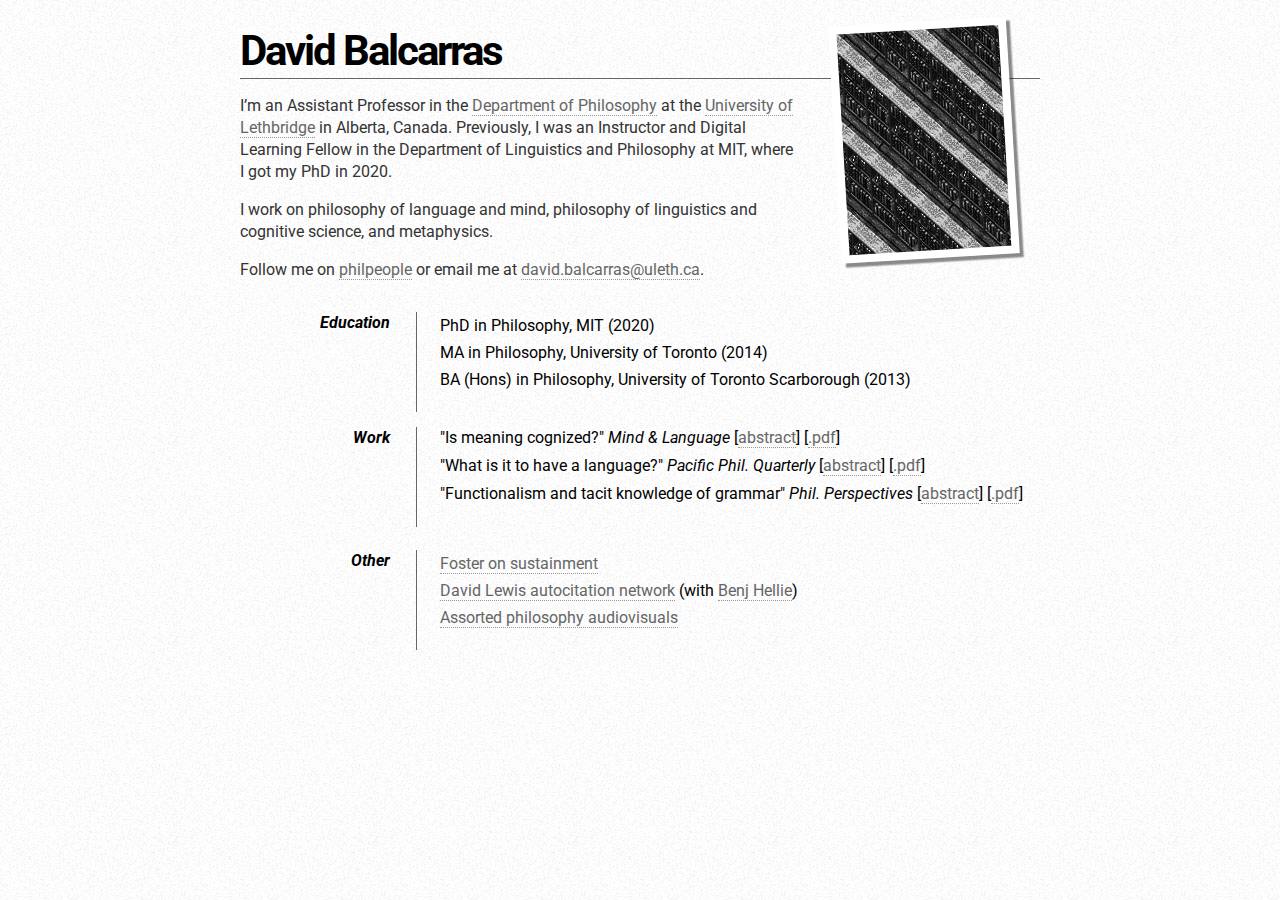
<file: index.html>
<!DOCTYPE html>
<html>
<head>
    <meta charset="utf-8" />
    <meta name="description" content="Personal academic website for David Balcarras, Assistant Professor of Philosophy at the University of Lethbridge, works on philosophy of language and mind and metaphysics.">
    <title>David Balcarras</title>
	<link rel="stylesheet" href="style1.css">
</head>

<body>
<div id="page-wrap">
<img src="images/cthulu.png" alt="The Self" id="pic" />
<div id="contact-info" class="vcard">
<h1 class="fn">David Balcarras</h1>
</div>
	<div id="objective">
		<p>I&rsquo;m an Assistant Professor in the <a href="https://www.ulethbridge.ca/artsci/philosophy">Department of Philosophy</a> at the <a href="https://www.ulethbridge.ca/">University of Lethbridge</a> in Alberta, Canada. Previously, I was an Instructor and Digital Learning Fellow in the Department of Linguistics and Philosophy at MIT, where I got my PhD in 2020.</p>
		<p>I work on philosophy of language and mind, philosophy of linguistics and cognitive science, and metaphysics.</p>
		<p>Follow me on <a href="http://philpapers.org/profile/26567">philpeople</a> or email me at <a class="email" href="mailto:david.balcarras@uleth.ca">david.balcarras@uleth.ca</a>.</p>
	</div>

<div class="clear"></div>

<dl>

<dd class="clear"></dd>

<dt>Education</dt>
<dd>
		<p class="list">PhD in Philosophy, MIT (2020)<br />
		MA in Philosophy, University of Toronto (2014)<br />
		BA (Hons) in Philosophy, University of Toronto Scarborough (2013)</p>
</dd>

<dd class="clear"></dd>

<dt>Work</dt>
	<dd class="papers">
			<div class="pubs">
			<p>"Is meaning cognized?" <i>Mind &amp; Language</i> [<a href="#" onclick="toggleAbstract('abstract1')"; return false;>abstract</a>] [<a href="https://onlinelibrary.wiley.com/doi/pdfdirect/10.1111/mila.12452?download=true">.pdf</a>]</p>
				<div class="abstract" id="abstract1"> In this article, I defend an account of linguistic comprehension on which meaning is not cognized, or on which we do not tacitly know our language's semantics. On this view, sentence comprehension is explained instead by our capacity to translate sentences into the language of thought. I explain how this view can explain our capacity to correctly interpret novel utterances, and then I defend it against several standing objections.</div>
			<p>"What is it to have a language?" <i>Pacific Phil. Quarterly</i> [<a href="#" onclick="toggleAbstract('abstract2')"; return false;>abstract</a>] [<a href="https://onlinelibrary.wiley.com/doi/pdfdirect/10.1111/papq.12446?download=true">.pdf</a>]</p>
				<div class="abstract" id="abstract2"> This article defends the view that having a language just is knowing how to engage in communication with it. It also argues that, despite claims to the contrary, this view is compatible and complementary with the Chomskyan conception of language on which humans have languages in virtue of being in brain states realizing tacit knowledge of grammars for those languages.</div>
			<p>"Functionalism and tacit knowledge of grammar" <i>Phil. Perspectives</i> [<a href="#" onclick="toggleAbstract('abstract3')"; return false;>abstract</a>] [<a href="https://onlinelibrary.wiley.com/doi/pdfdirect/10.1111/phpe.12179?download=true">.pdf</a>]</p>
				<div class="abstract" id="abstract3"> In this article, I argue that if tacit knowledge of grammar is analyzable in functional-computational terms, then it cannot ground linguistic meaning, structure, or sound. If to know or cognize a grammar is to be in a certain computational state playing a certain functional role, there can be no <i>unique</i> grammar cognized. Satisfying the functional conditions for cognizing a grammar <i>G</i> entails satisfying those for cognizing many grammars disagreeing with <i>G</i> about expressions' semantic, phonetic, and syntactic values. This threatens the Chomskyan view that expressions have such values for speakers because they cognize grammars assigning them those values. For if this is true, semantics, syntax, and phonology must be indeterminate, thanks to the indeterminacy of grammar-cognizing (qua functional-computational state). So, the fact that a speaker cognizes a grammar cannot explain the determinate character of their language.</div>
			</div>
	</dd>

<dd class="clear"></dd>

<dt>Other</dt>
	<dd class="papers">
		<p class="list"><a href="http://www.mit.edu/~balc/foster.pdf">Foster on sustainment</a><br />     
		<a href="http://individual.utoronto.ca/benj/dkl-ac-fd.html">David Lewis autocitation network</a> (with <a href="http://individual.utoronto.ca/benj/">Benj Hellie</a>)<br />
		<a href="https://www.youtube.com/channel/UC4Ub4r8h7auWF7Hud4z_C0w/videos">Assorted philosophy audiovisuals</a></p>
	</dd>
</dl>
<div class="clear"></div>
</div>
<script>
  function toggleAbstract(abstractId) {
    var abstract = document.getElementById(abstractId);
    if (abstract.style.maxHeight === "0px" || abstract.style.maxHeight === "") {
        abstract.style.display = "block";
        setTimeout(function() { 
            abstract.style.maxHeight = "600px";
            abstract.style.opacity = "1";
        }, 10);
    } else {
        abstract.style.maxHeight = "0px";
        abstract.style.opacity = "0";
        setTimeout(function() {
            abstract.style.display = "none";
        }, 1000); 
    }
    event.preventDefault();
  }
</script>
</body>
</html>
</file>
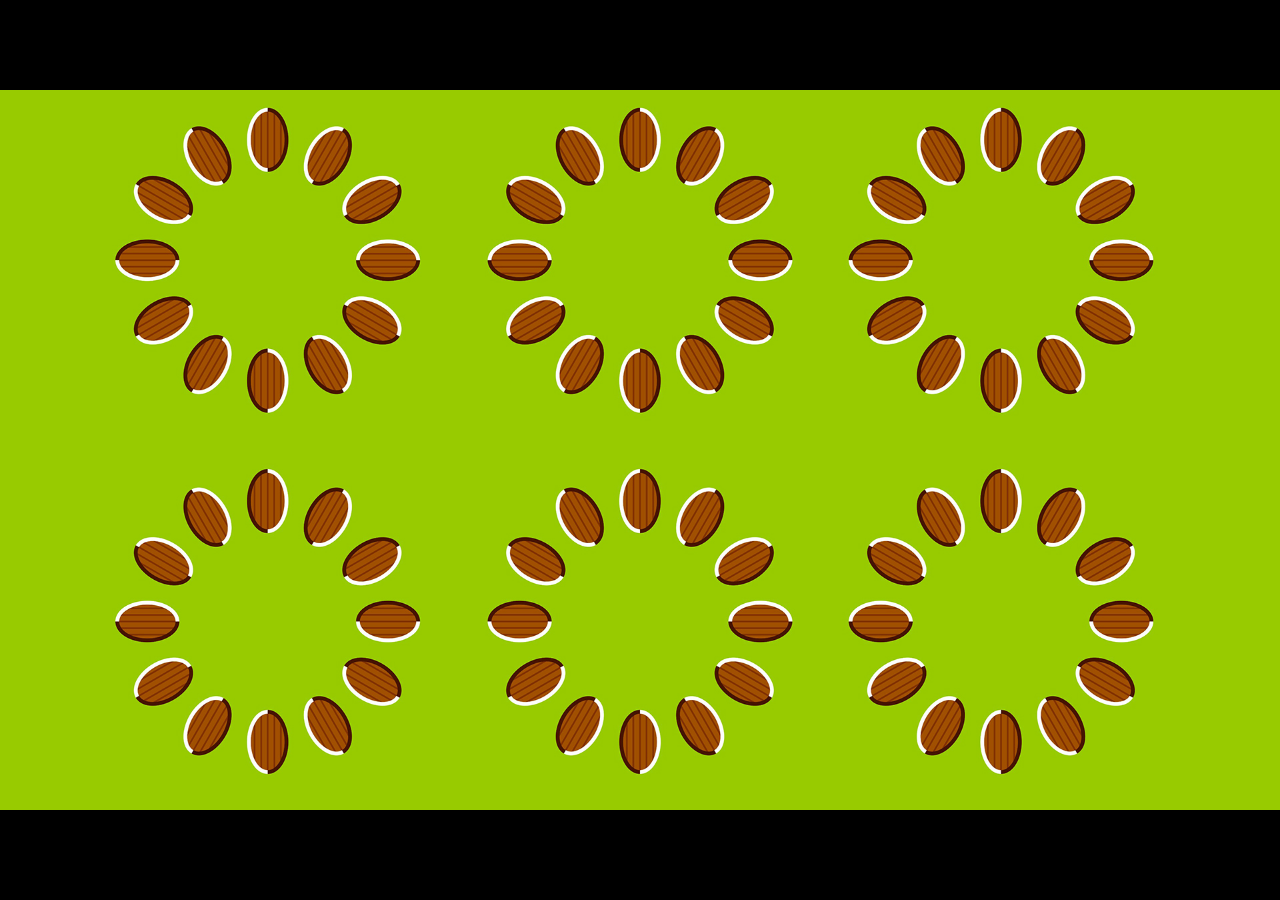
<file: almonds.html>
<!DOCTYPE html>
<html lang="en">
<head>
    <meta charset="UTF-8">
    <meta name="viewport" content="width=device-width, initial-scale=1.0">
    <title>Almonds</title>
    <style>
        body {
            background-color: black;
            margin: 0;
            height: 100vh;
            display: flex;
            align-items: center;
            justify-content: center;
        }
        img {
            max-width: 100%;
            max-height: 100%;
        }
    </style>
</head>
<body>
    <img src="images/almonds.jpg" alt="Circles of almonds">
</body>
</html>
</file>
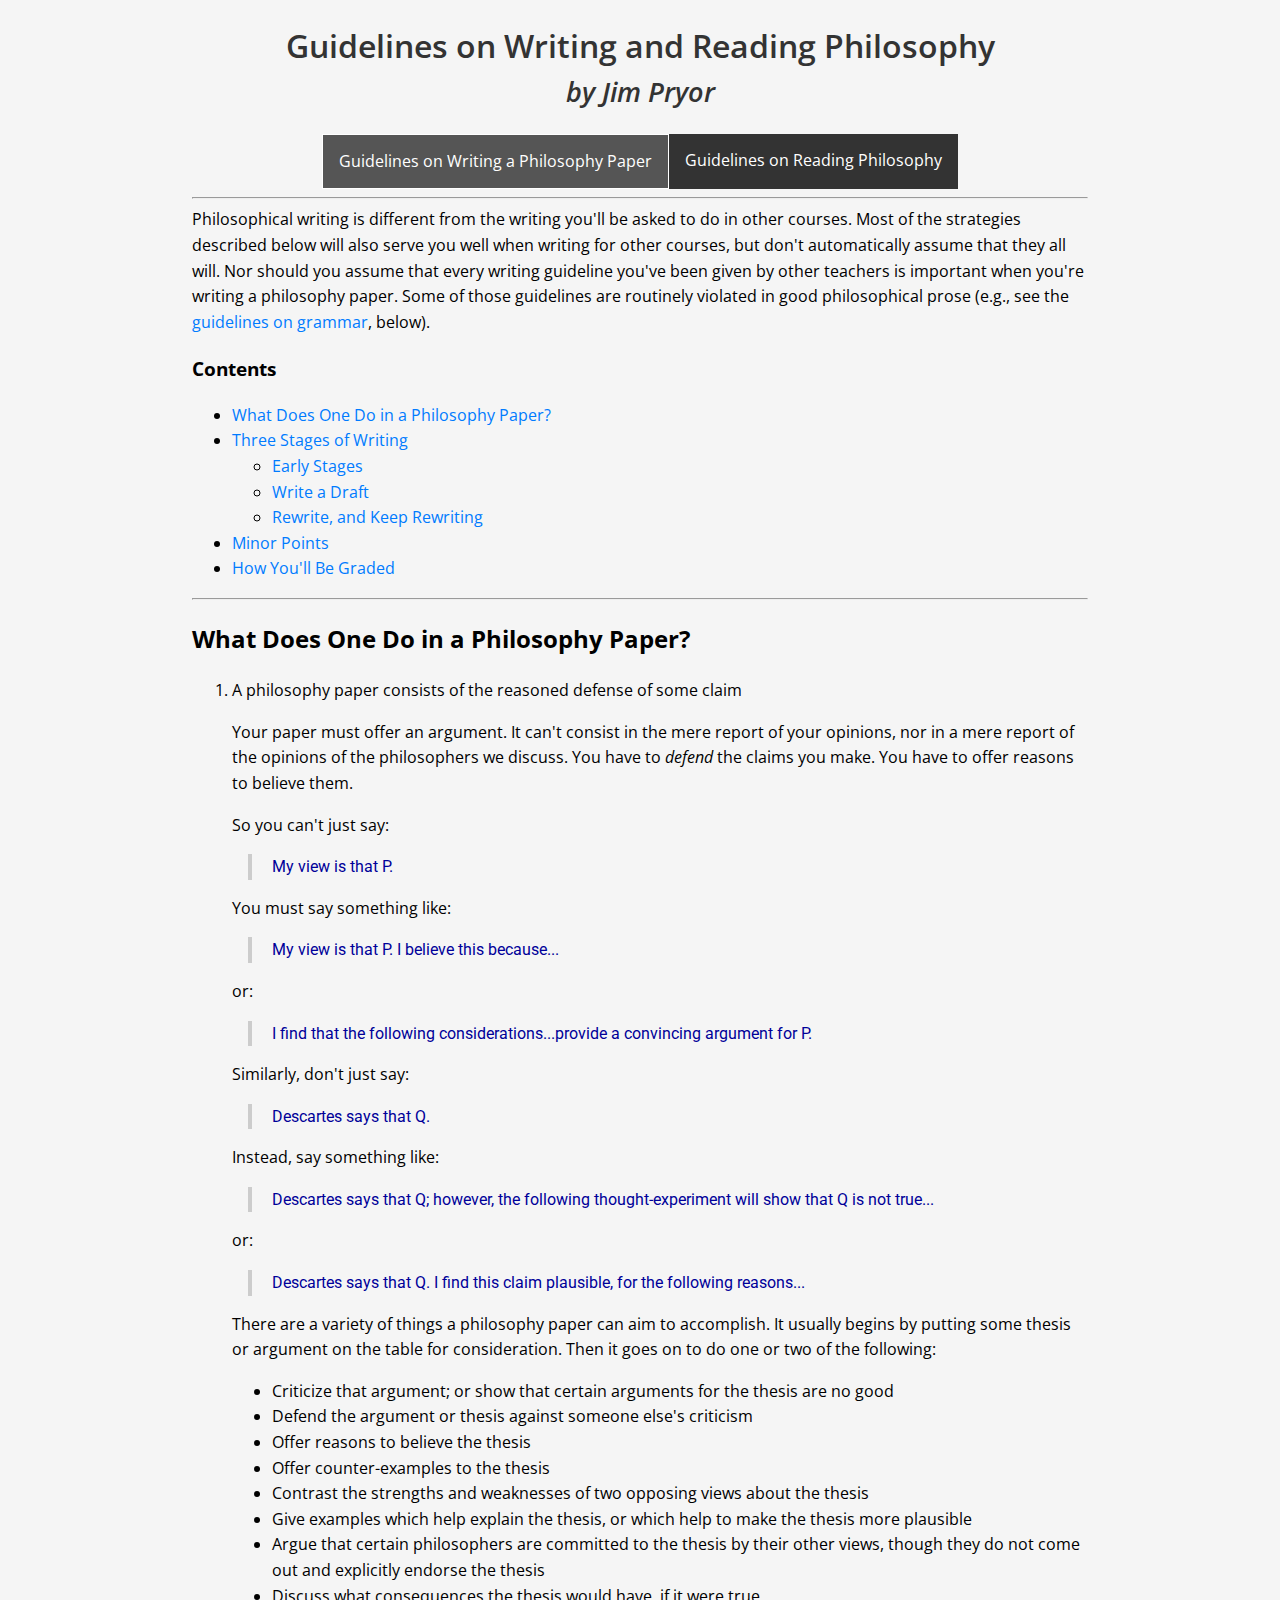
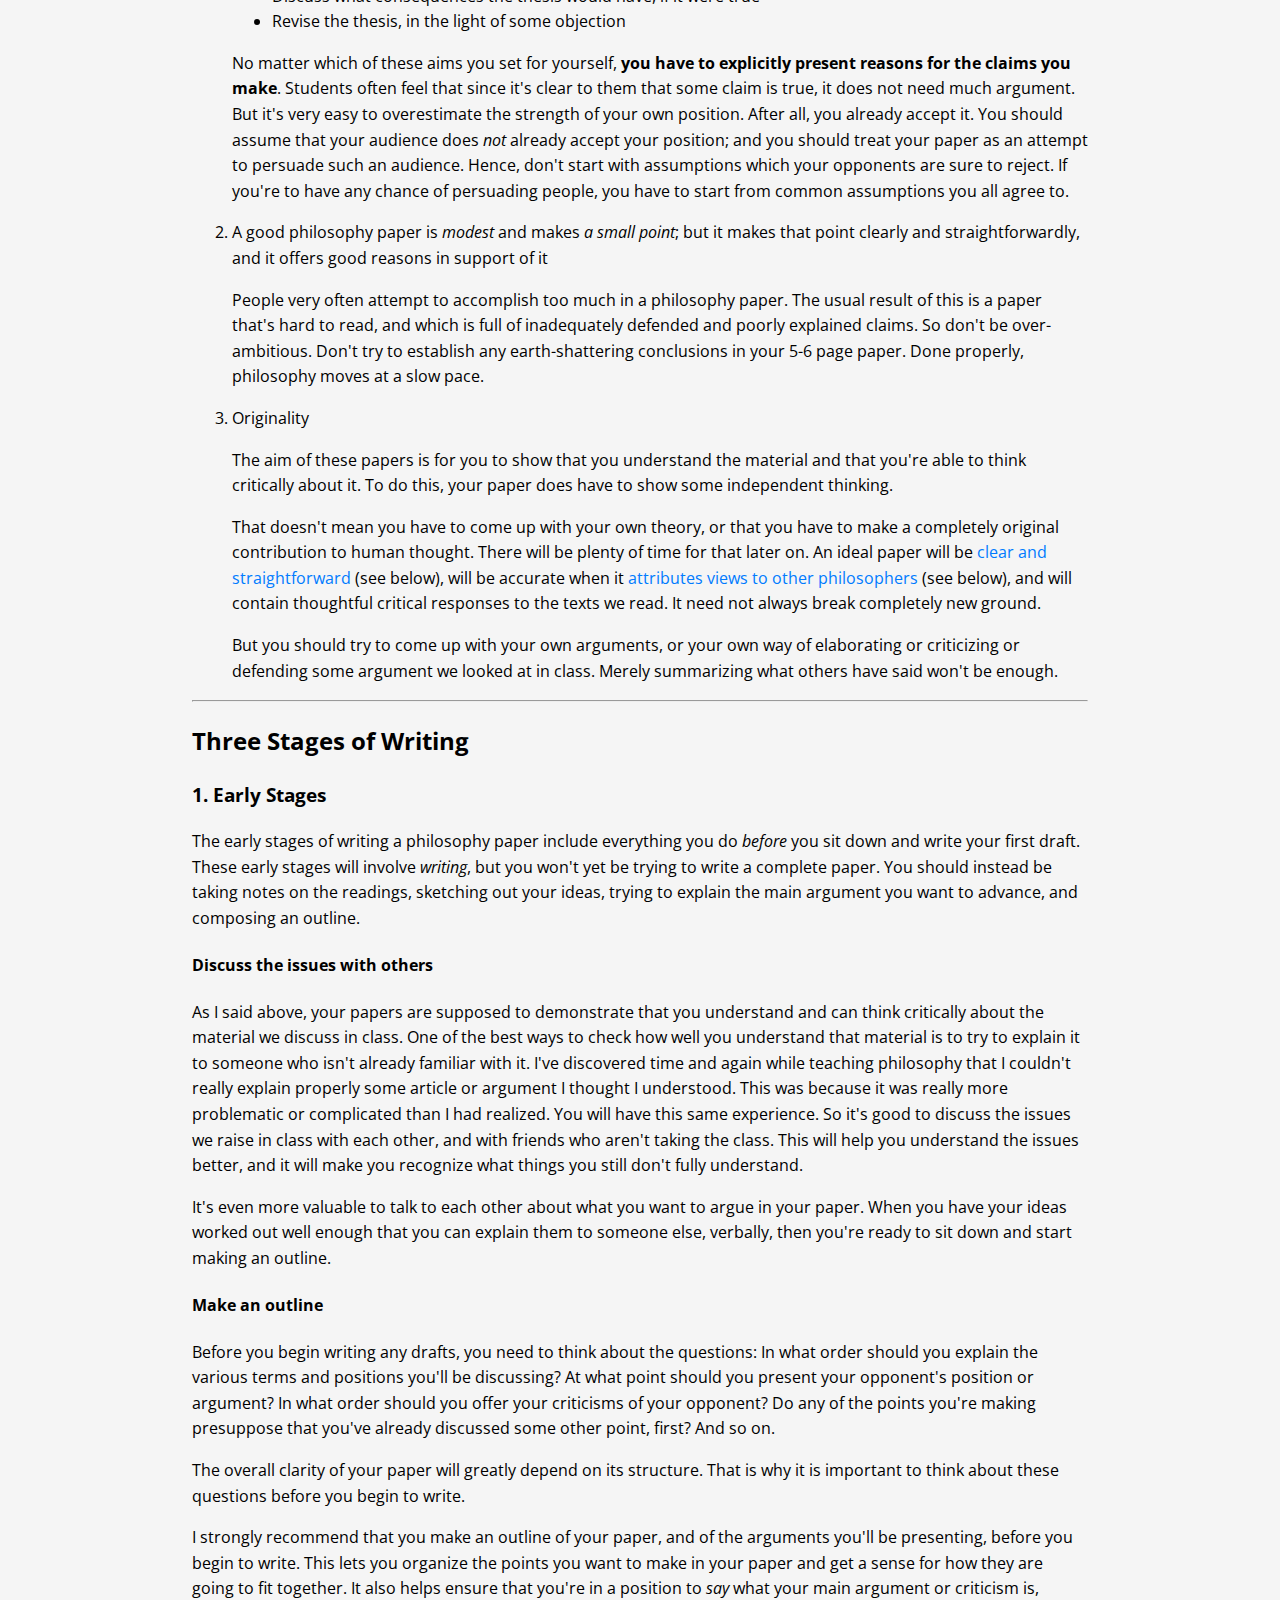
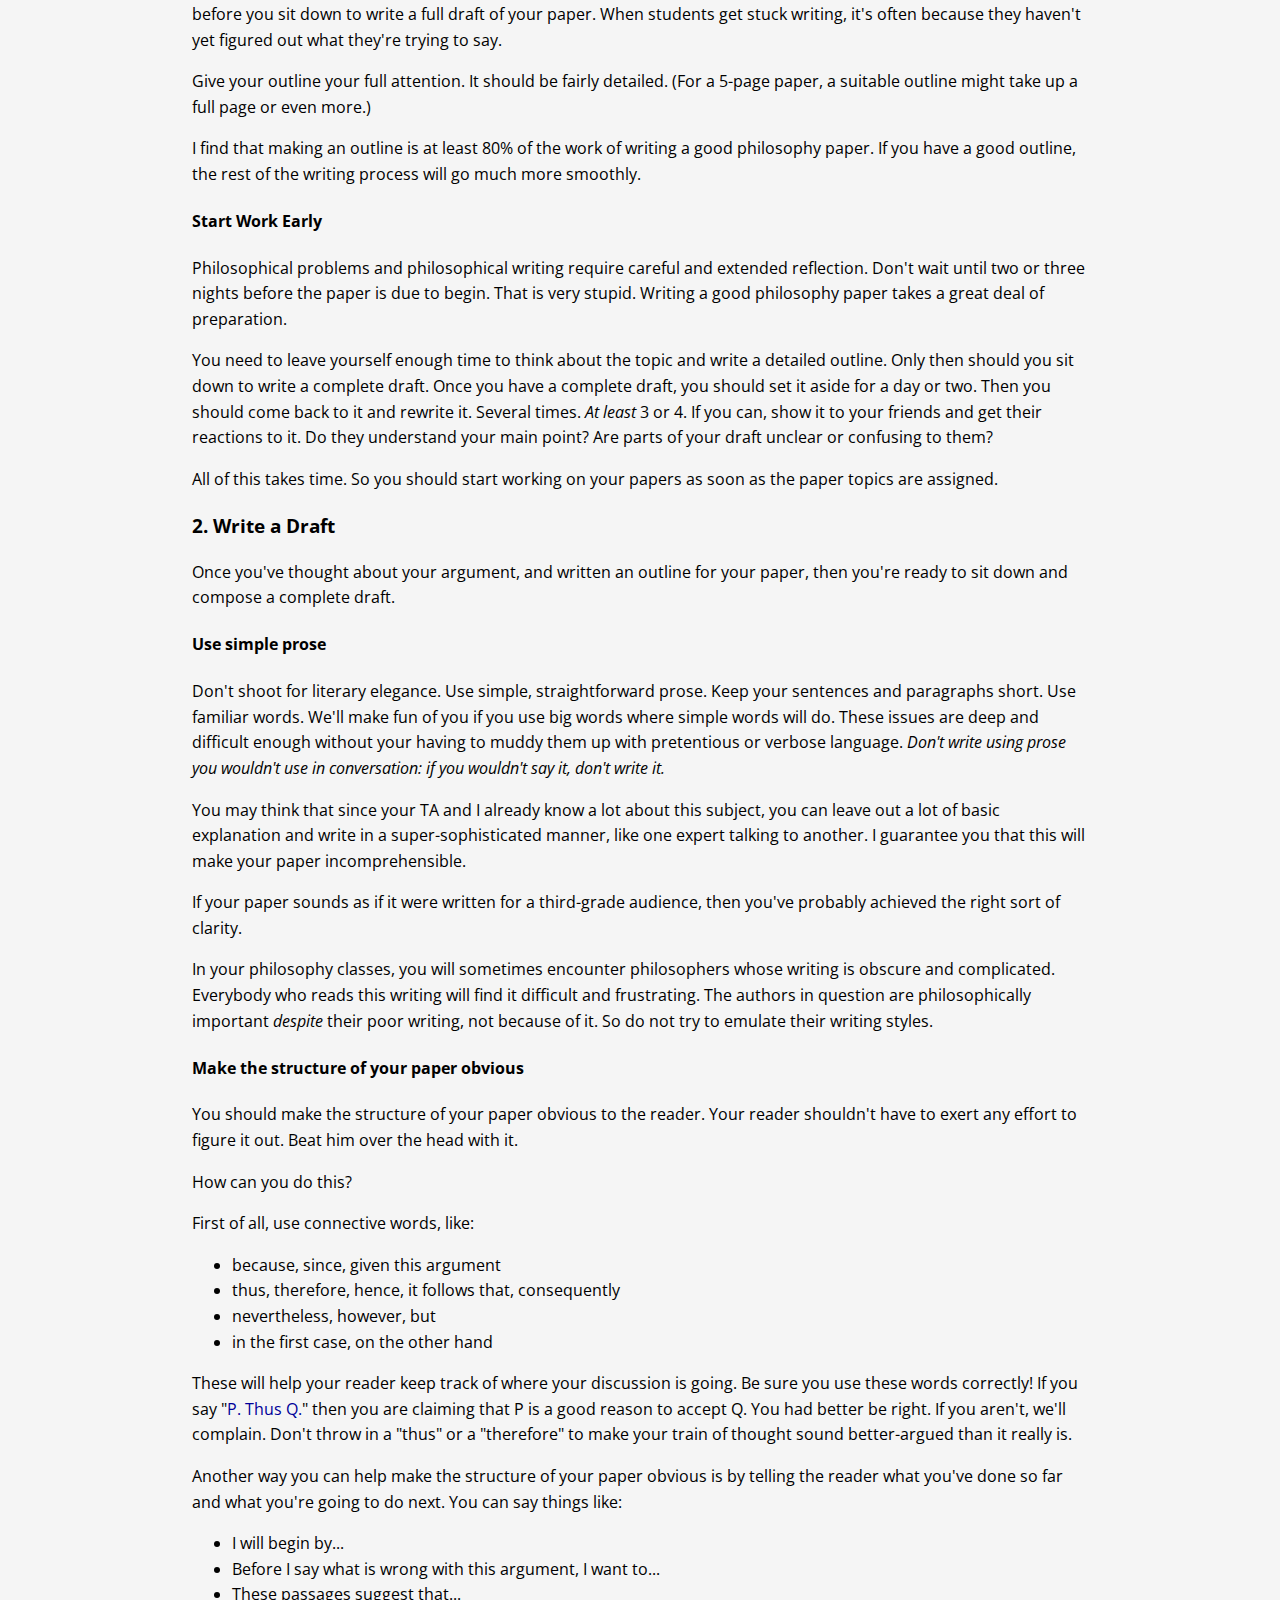
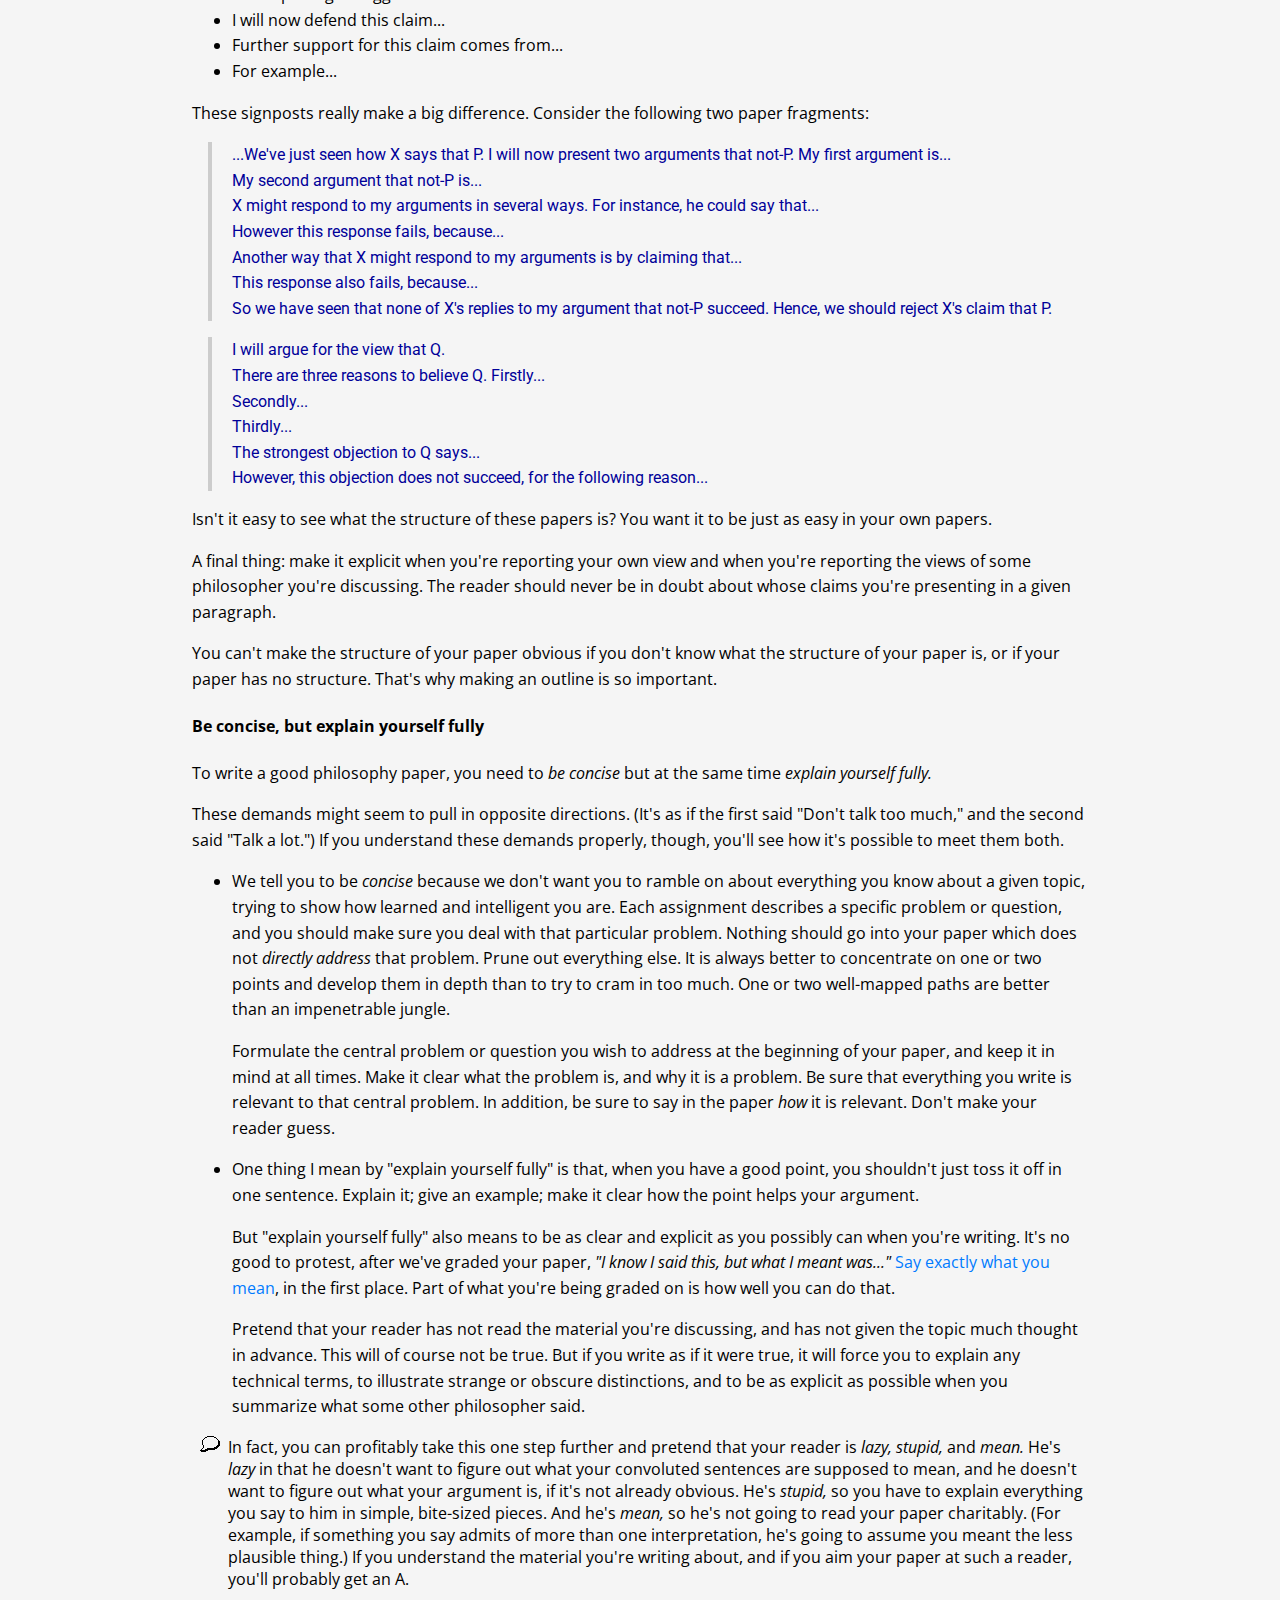
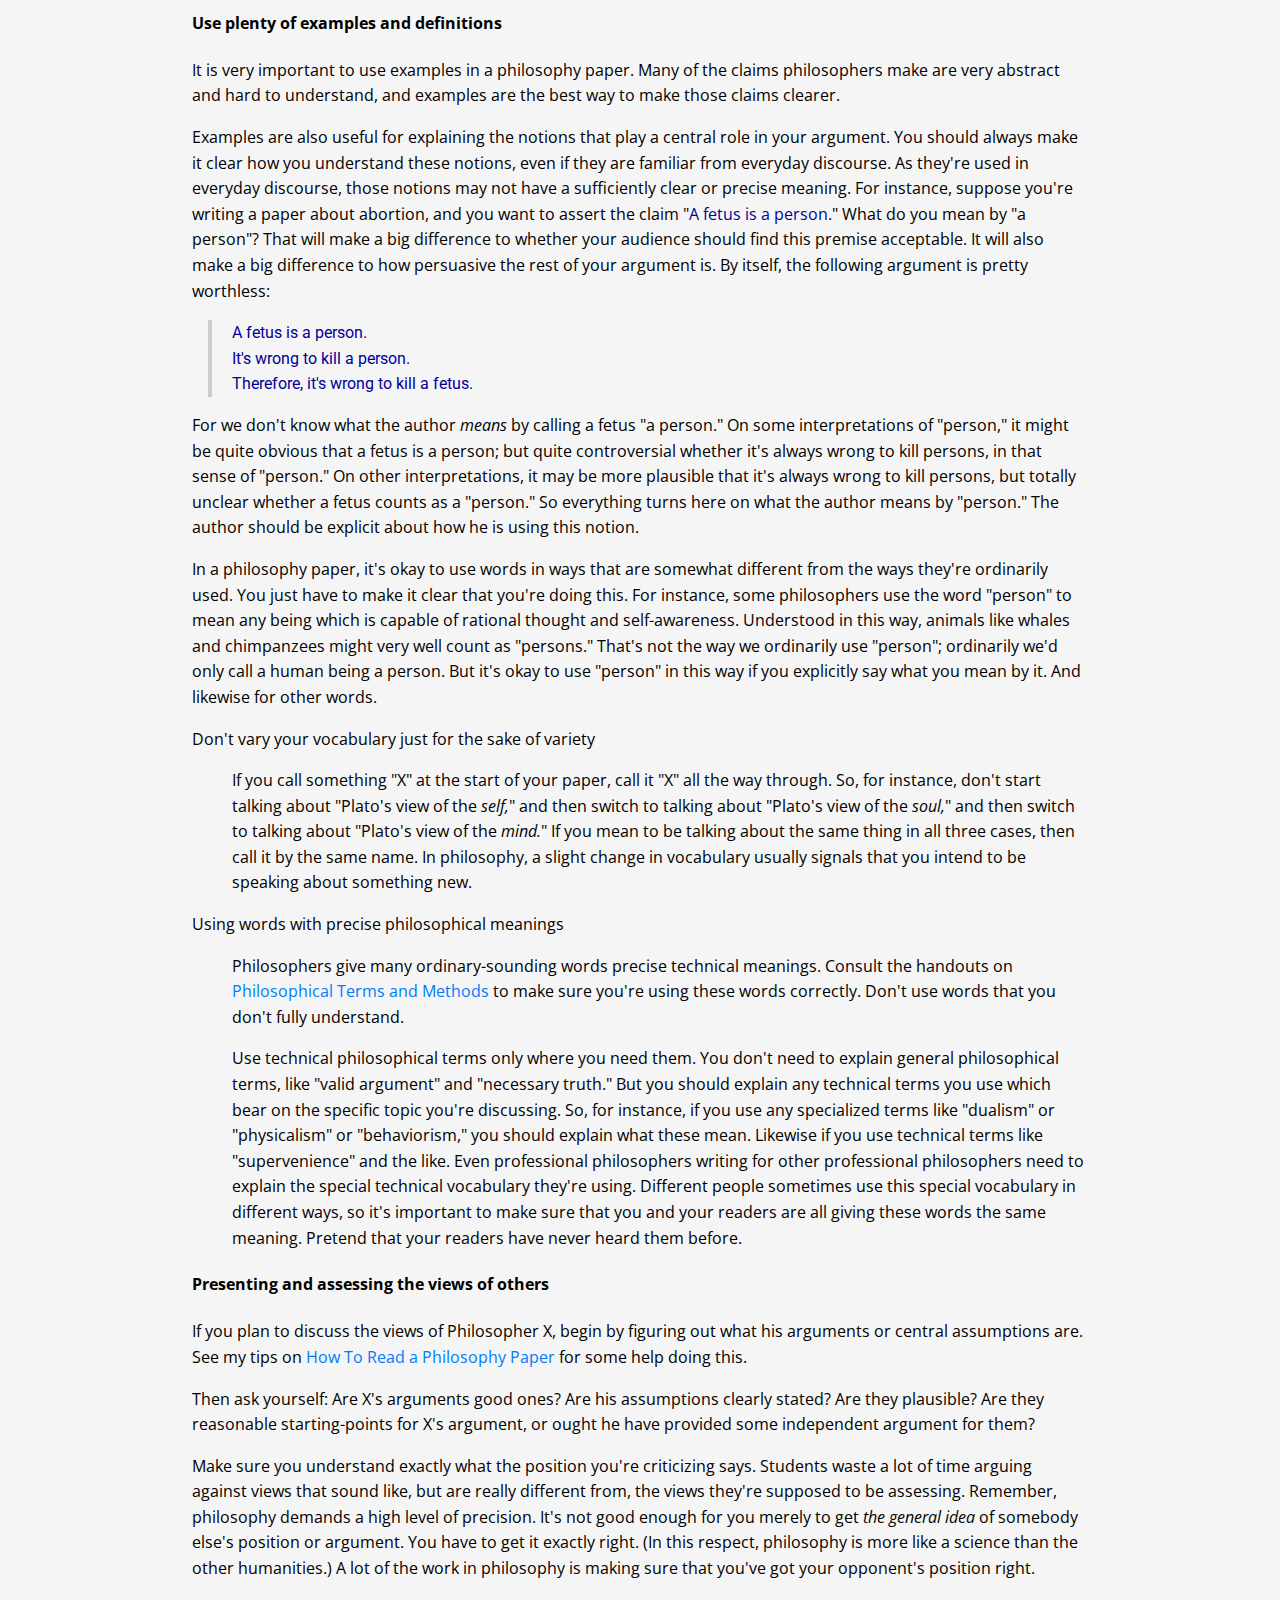
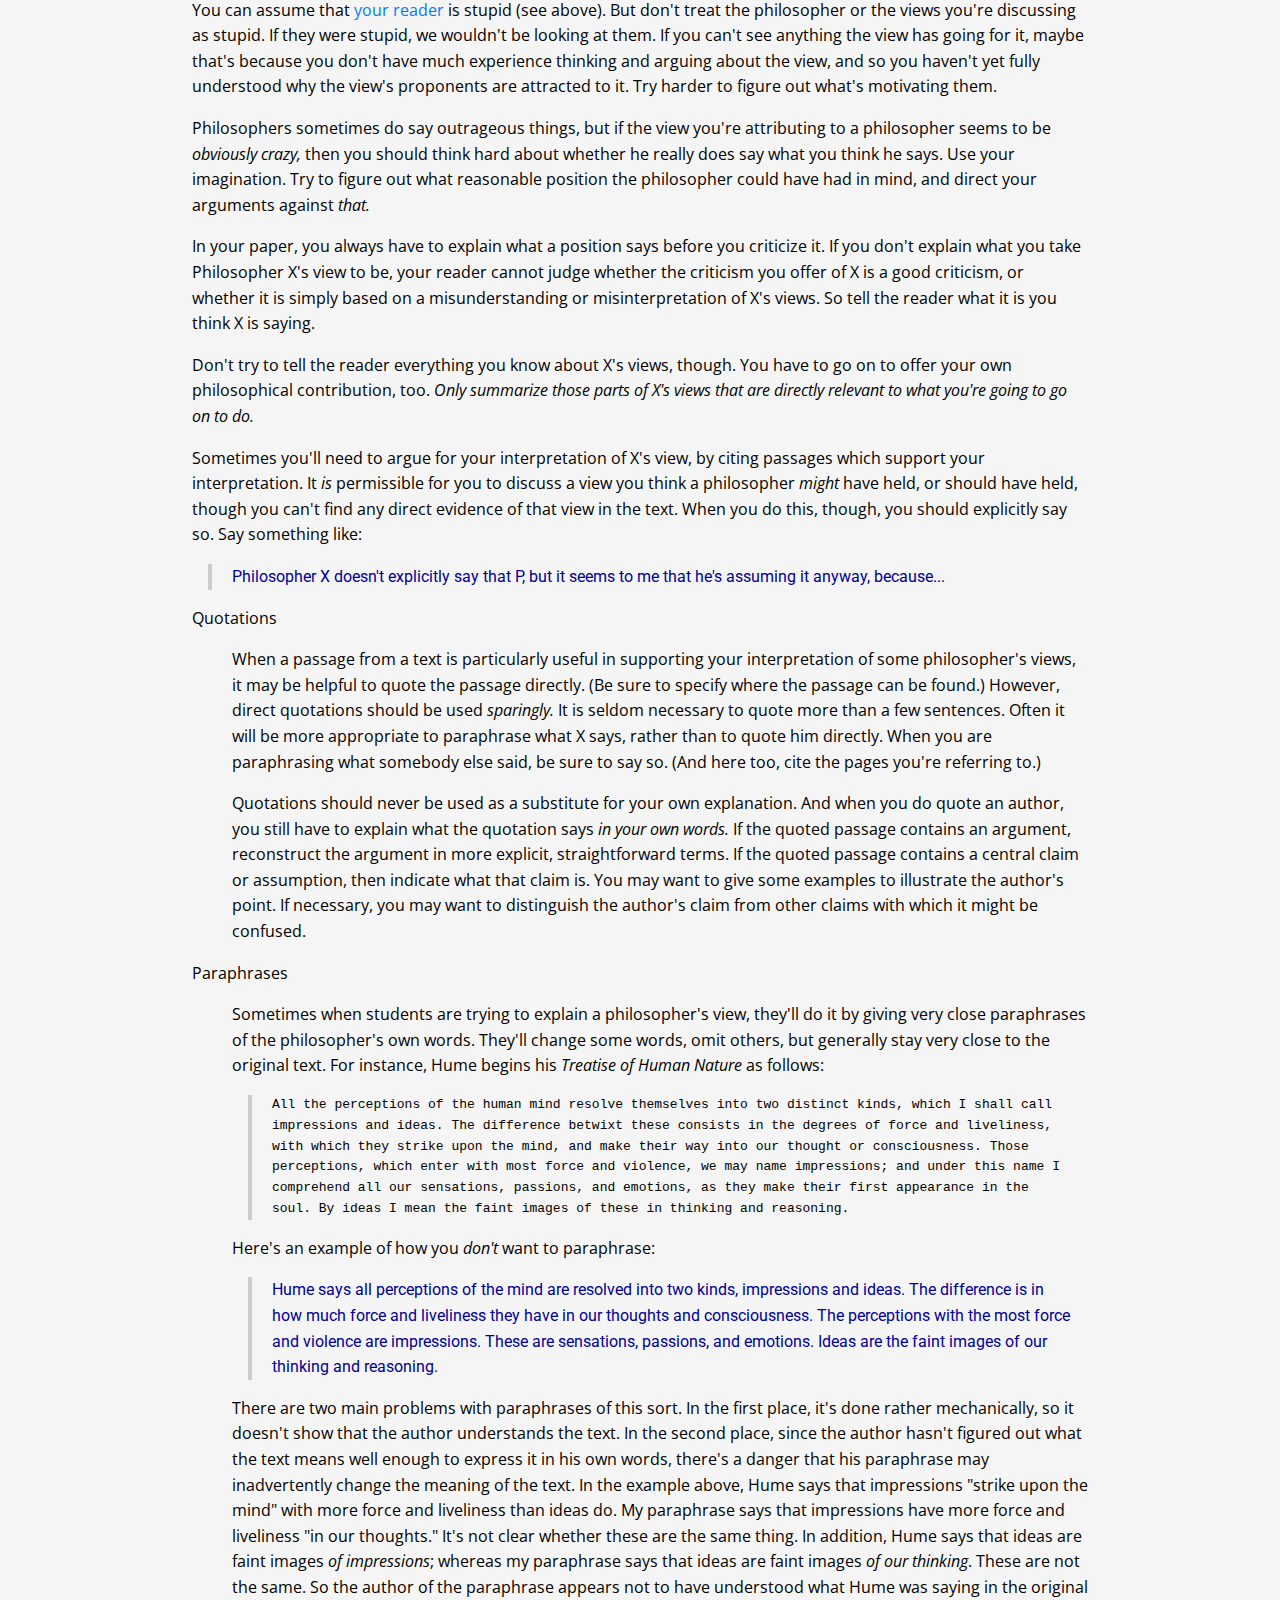
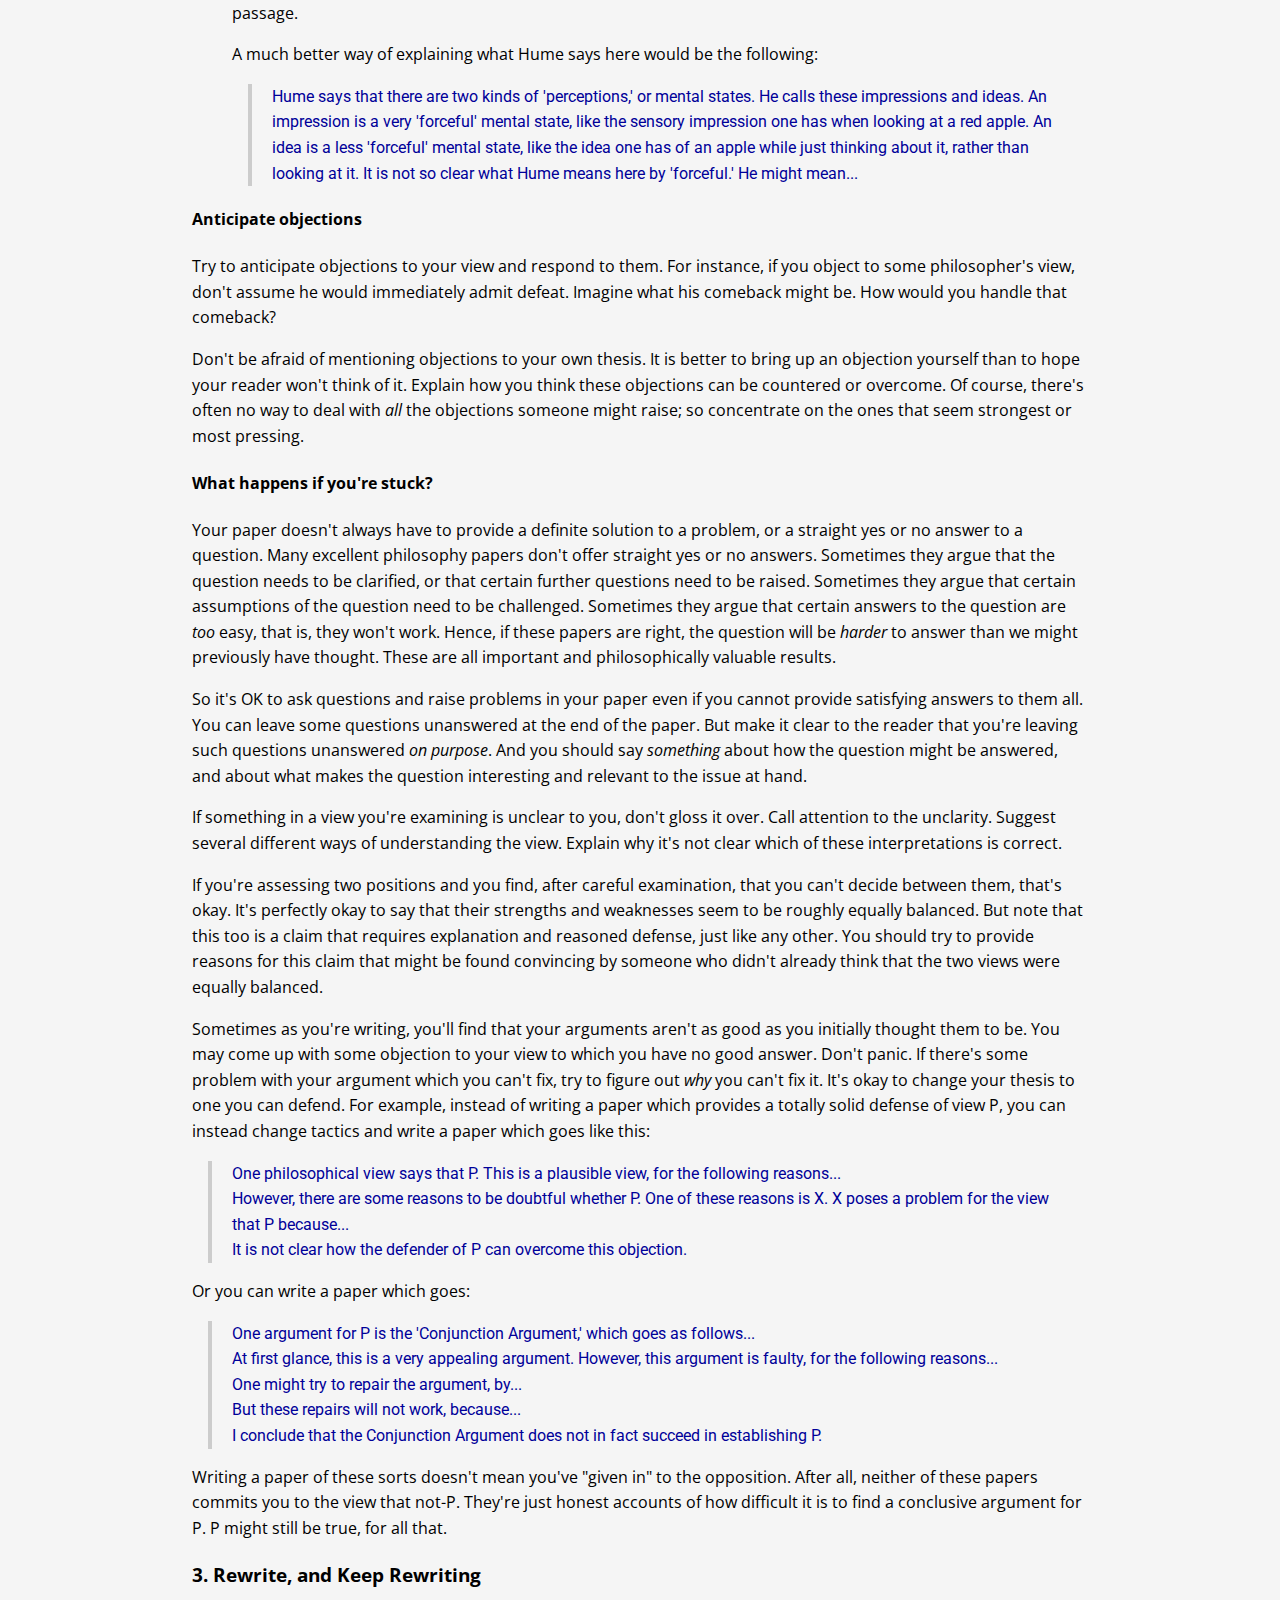
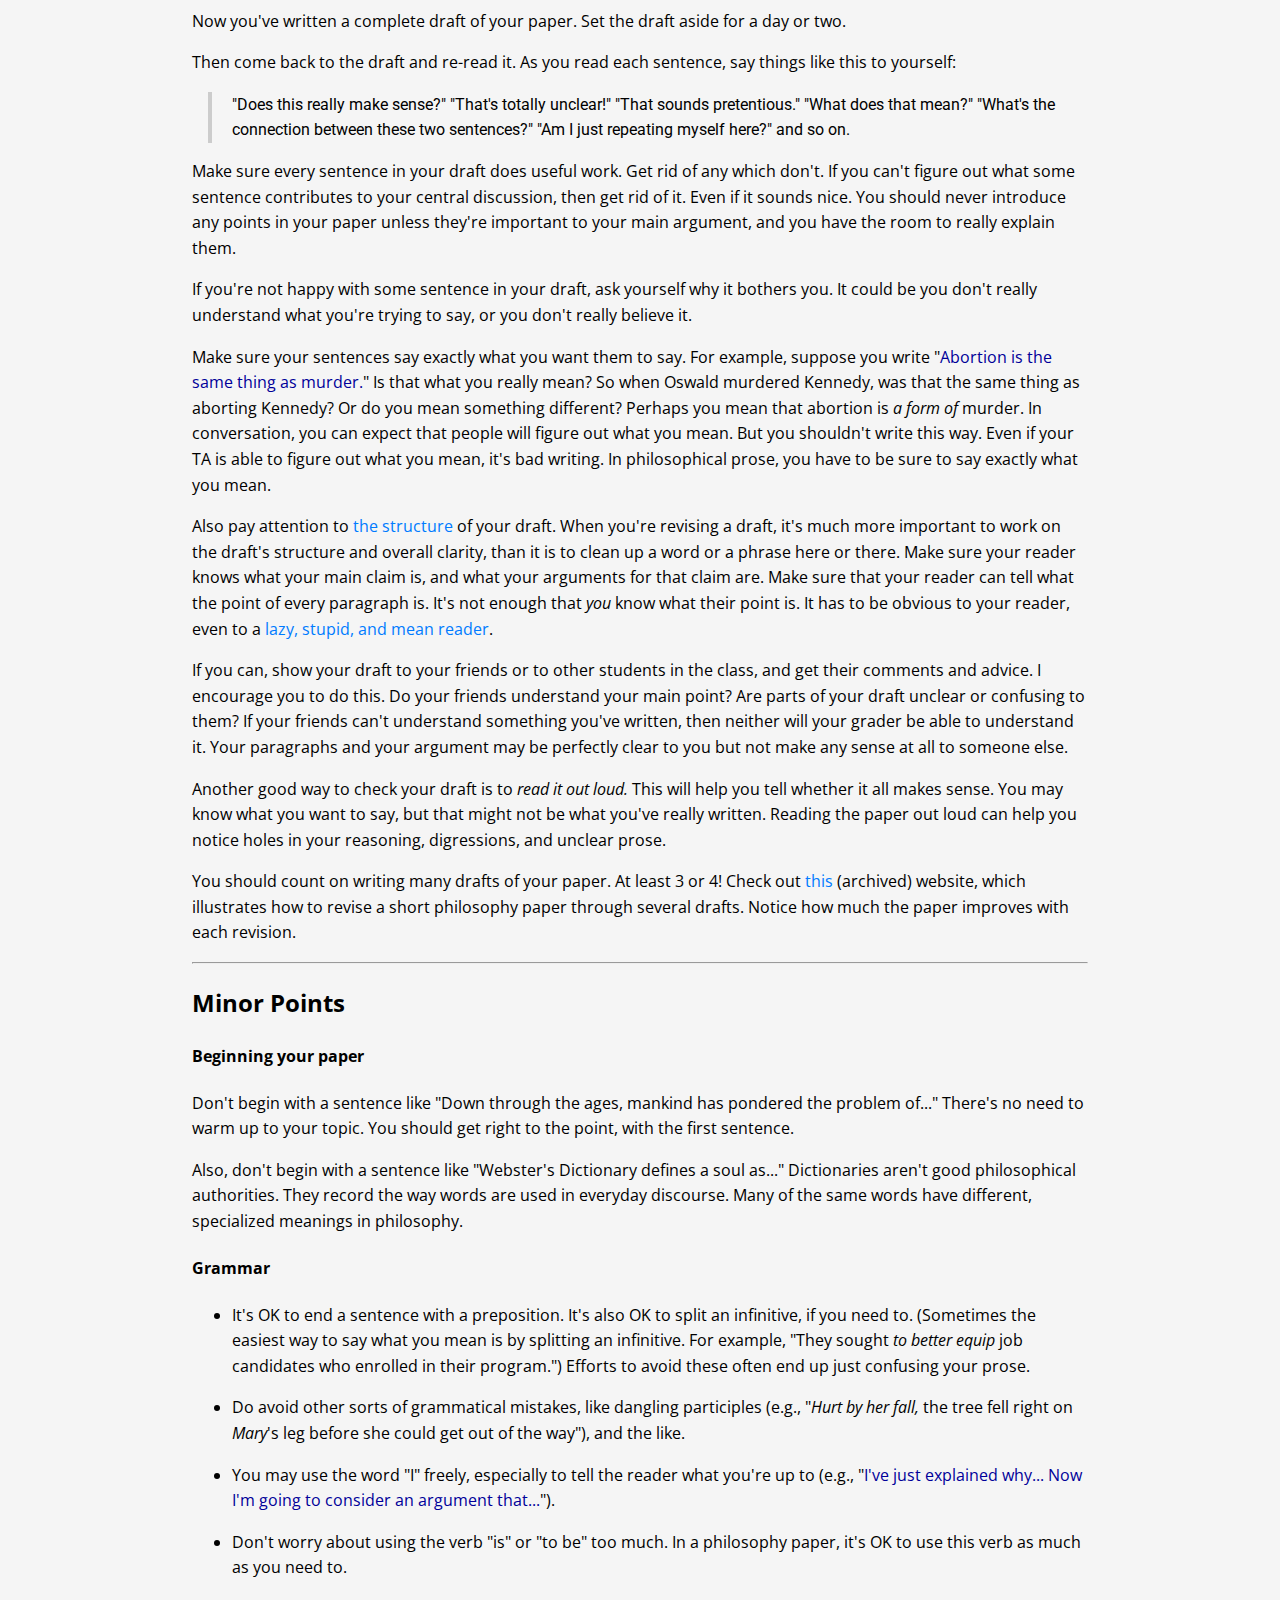
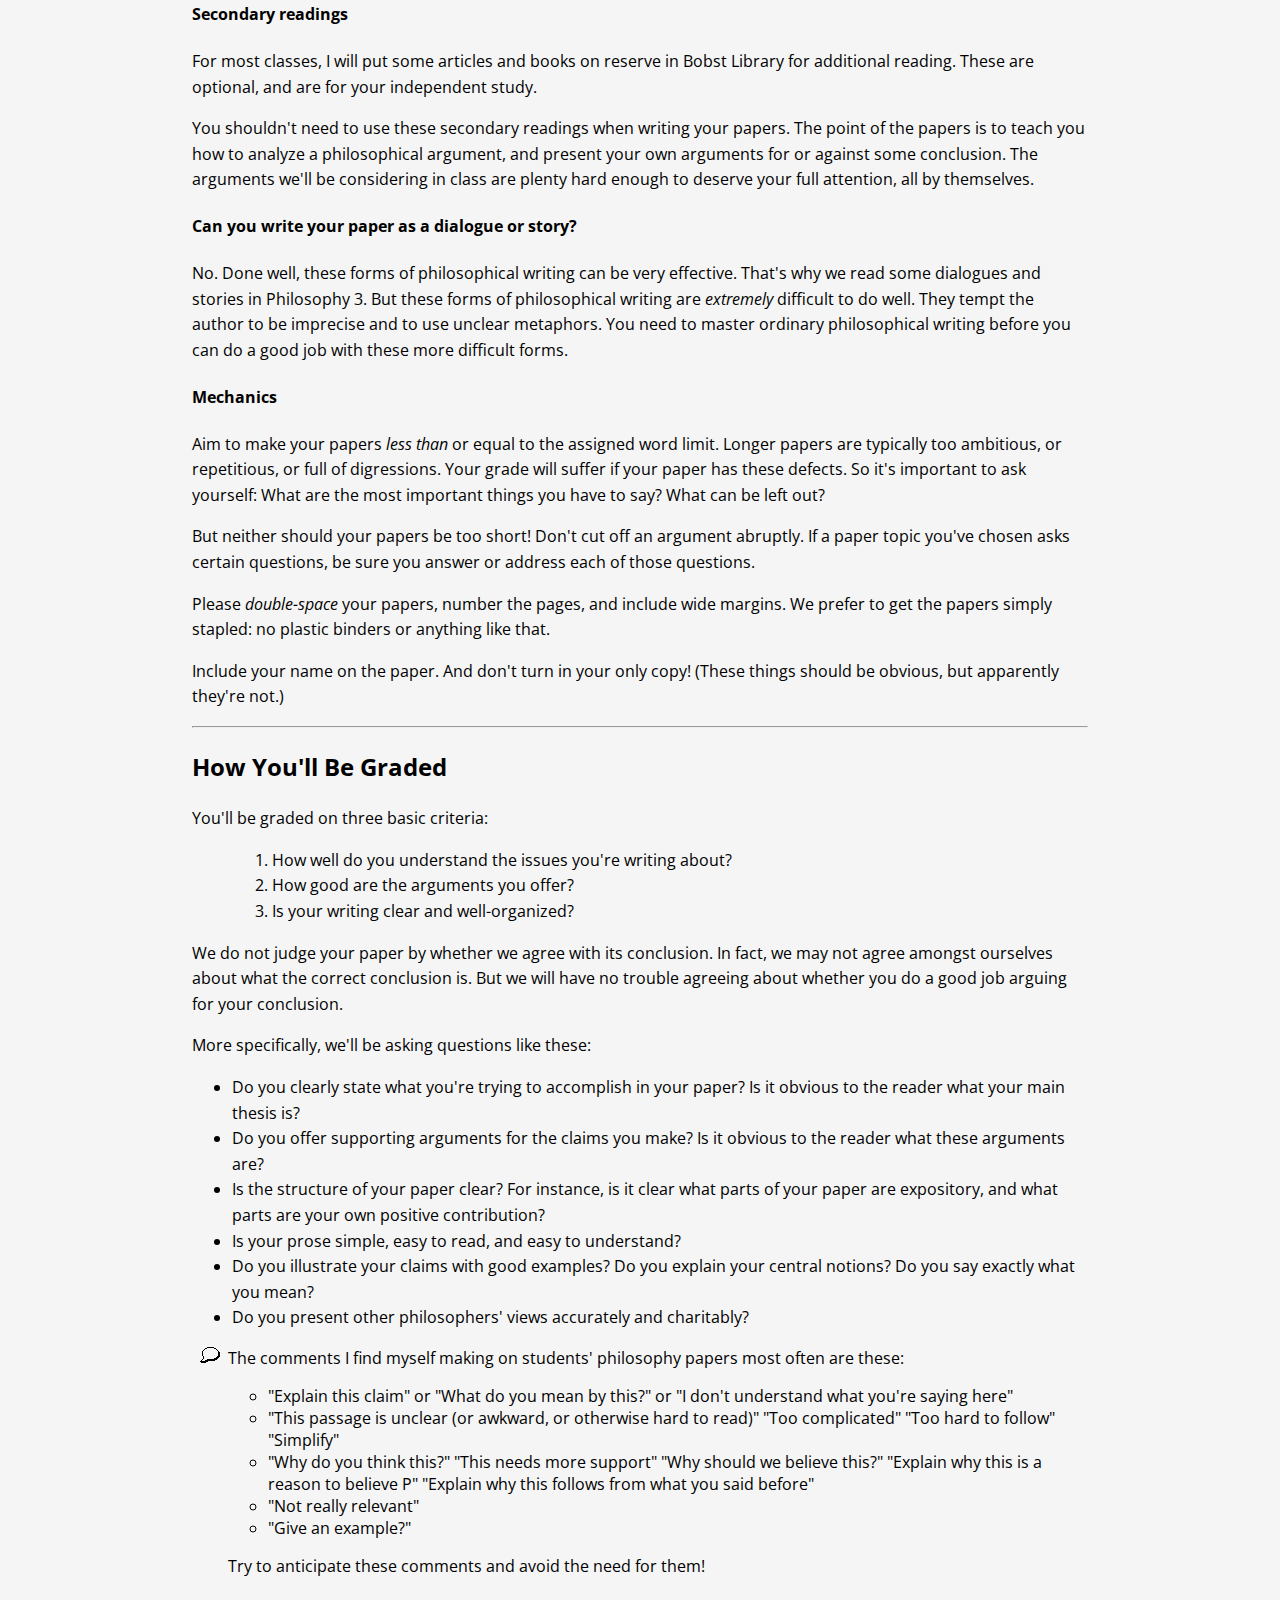
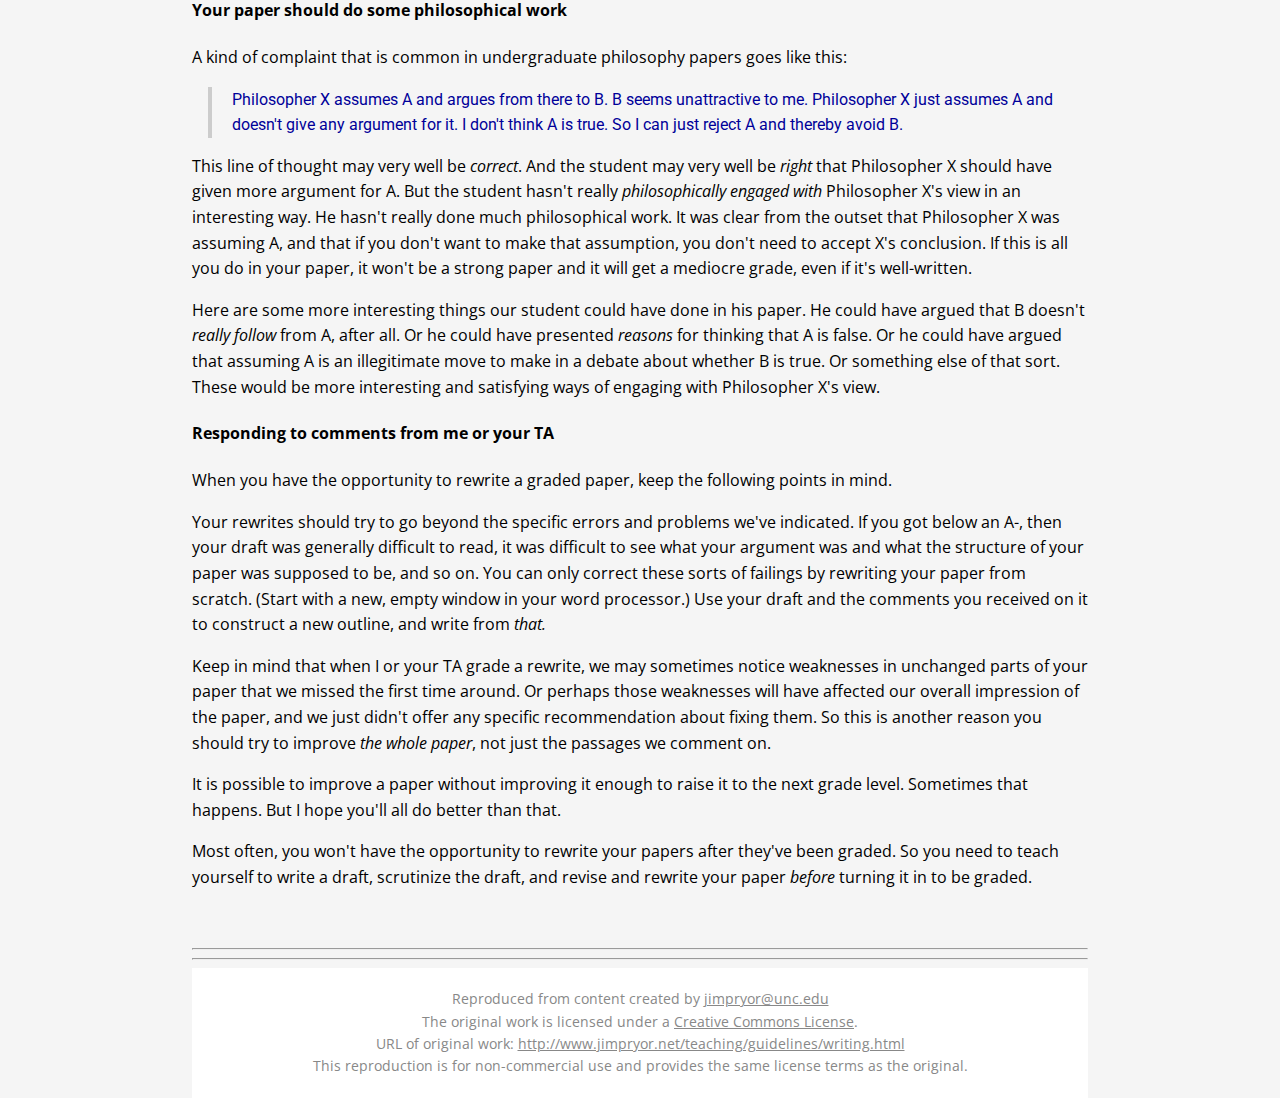
<file: guides.html>
<html lang="en">
<head>
	<meta name="viewport" content="width=device-width, initial-scale=1.0">
	<title>Guidelines on Writing a Philosophy Paper</title>
	<meta name="generator" content="BBEdit 7.1.2">
	<link rel="stylesheet" href="style.css">
	<script language="javascript" type="text/javascript">
		if (top.location != self.location) {
		    top.location.replace(self.location)
		}
	</script>

</head>
<body>

<div id="logo">
  <a href="../index.html">Guidelines on Writing and Reading Philosophy</a>
  <div id="author">by Jim Pryor</div>
</div>

<!-- Navigation Menu -->
<div id="navMenu">
  <ul>
    <li><a href="#writing">Guidelines on Writing a Philosophy Paper</a></li>
    <li><a href="#reading">Guidelines on Reading Philosophy</a></li>
  </ul>
</div>


<div id="content">
<section id="writing">
<hr>

Philosophical writing is different from the writing you'll be asked to do in other courses. Most of the strategies described below will also serve you well when writing for other courses, but don't automatically assume that they all will. Nor should you assume that every writing guideline you've been given by other teachers is important when you're writing a philosophy paper. Some of those guidelines are routinely violated in good philosophical prose (e.g., see the <A HREF="#Grammar">guidelines on grammar</A>, below).

<H3>Contents</H3>
<UL>
	<LI><A HREF="#PhilPaper">What Does One Do in a Philosophy Paper?</A>
	<LI><A HREF="#Stages">Three Stages of Writing</A>
	<UL>
		<LI><A HREF="#Early">Early Stages</A>
		<LI><A HREF="#Draft">Write a Draft</A>
		<LI><A HREF="#Revising">Rewrite, and Keep Rewriting</A>
	</UL>
	<LI><A HREF="#Minor">Minor Points</A>
	<LI><A HREF="#Grading">How You'll Be Graded</A>
</UL>

<HR>
<H2><A NAME="PhilPaper"></A>What Does One Do in a Philosophy Paper?</H2>

<OL><LI>A philosophy paper consists of the reasoned defense of some claim<P>

Your paper must offer an argument. It can't consist in the mere report of your opinions, nor in a mere report of the opinions of the philosophers we discuss. You have to <i>defend</i> the claims you make. You have to offer reasons to believe them.<P>

So you can't just say:
<BLOCKQUOTE><FONT COLOR="#000099">My view is that P.</FONT></BLOCKQUOTE>
You must say something like:
<BLOCKQUOTE><FONT COLOR="#000099">My view is that P. I believe this because...</FONT></BLOCKQUOTE>
or:
<BLOCKQUOTE><FONT COLOR="#000099">I find that the following considerations...provide a convincing argument for P.</FONT></BLOCKQUOTE>

Similarly, don't just say:
<BLOCKQUOTE><FONT COLOR="#000099">Descartes says that Q.</FONT></BLOCKQUOTE>
Instead, say something like:
<BLOCKQUOTE><FONT COLOR="#000099">Descartes says that Q; however, the following thought-experiment will show that Q is not true...</FONT></BLOCKQUOTE>
or:
<BLOCKQUOTE><FONT COLOR="#000099">Descartes says that Q. I find this claim plausible, for the following reasons...</FONT></BLOCKQUOTE>


There are a variety of things a philosophy paper can aim to accomplish. It usually begins by putting some thesis or argument on the table for consideration. Then it goes on to do one or two of the following:
<P>

<UL TYPE=DISC>
<LI>Criticize that argument; or show that certain arguments for the thesis are no good
<LI>Defend the argument or thesis against someone else's criticism
<LI>Offer reasons to believe the thesis
<LI>Offer counter-examples to the thesis
<LI>Contrast the strengths and weaknesses of two opposing views about the thesis
<LI>Give examples which help explain the thesis, or which help to make the thesis more plausible
<LI>Argue that certain philosophers are committed to the thesis by their other views, though they do not come out and explicitly endorse the thesis
<LI>Discuss what consequences the thesis would have, if it were true
<LI>Revise the thesis, in the light of some objection
</UL>
<P>

No matter which of these aims you set for yourself, <B>you have to explicitly present reasons for the claims you make</B>. Students often feel that since it's clear to them that some claim is true, it does not need much argument. But it's very easy to overestimate the strength of your own position. After all, you already accept it. You should assume that your audience does <i>not</i> already accept your position; and you should treat your paper as an attempt to persuade such an audience. Hence, don't start with assumptions which your opponents are sure to reject. If you're to have any chance of persuading people, you have to start from common assumptions you all agree to.
<P>

<LI>A good philosophy paper is <i>modest</i> and makes <i>a small point</i>; but it makes that point clearly and straightforwardly, and it offers good reasons in support of it<P>

People very often attempt to accomplish too much in a philosophy paper. The usual result of this is a paper that's hard to read, and which is full of inadequately defended and poorly explained claims. So don't be over-ambitious. Don't try to establish any earth-shattering conclusions in your 5-6 page paper. Done properly, philosophy moves at a slow pace.

<P>
<LI>Originality
<P>
The aim of these papers is for you to show that you understand the material and that you're able to think critically about it. To do this, your paper does have to show some independent thinking.<P>

That doesn't mean you have to come up with your own theory, or that you have to make a completely original contribution to human thought. There will be plenty of time for that later on. An ideal paper will be <A HREF="#SimpleProse">clear and straightforward</A> (see below), will be accurate when it <A HREF="#ViewsOfOthers">attributes views to other philosophers</A> (see below), and will contain thoughtful critical responses to the texts we read. It need not always break completely new ground.
<P>

But you should try to come up with your own arguments, or your own way of elaborating or criticizing or defending some argument we looked at in class. Merely summarizing what others have said won't be enough.
<P>
</OL>

<HR>
<H2><A NAME="Stages"></A>Three Stages of Writing</H2>


<A NAME="Early"></A>
<H3>1. Early Stages</H3>

The early stages of writing a philosophy paper include everything you do <i>before</i> you sit down and write your first draft. These early stages will involve <i>writing</i>, but you won't yet be trying to write a complete paper. You should instead be taking notes on the readings, sketching out your ideas, trying to explain the main argument you want to advance, and composing an outline.


<A NAME="Discuss"></A>
<H4>Discuss the issues with others</H4>

As I said above, your papers are supposed to demonstrate that you understand and can think critically about the material we discuss in class. One of the best ways to check how well you understand that material is to try to explain it to someone who isn't already familiar with it. I've discovered time and again while teaching philosophy that I couldn't really explain properly some article or argument I thought I understood. This was because it was really more problematic or complicated than I had realized. You will have this same experience. So it's good to discuss the issues we raise in class with each other, and with friends who aren't taking the class. This will help you understand the issues better, and it will make you recognize what things you still don't fully understand.
<P>

It's even more valuable to talk to each other about what you want to argue in your paper. When you have your ideas worked out well enough that you can explain them to someone else, verbally, then you're ready to sit down and start making an outline.
<P>


<A NAME="Outline"></A>
<H4>Make an outline</H4>

Before you begin writing any drafts, you need to think about the questions: In what order should you explain the various terms and positions you'll be discussing? At what point should you present your opponent's position or argument? In what order should you offer your criticisms of your opponent? Do any of the points you're making presuppose that you've already discussed some other point, first? And so on.<P>

The overall clarity of your paper will greatly depend on its structure. That is why it is important to think about these questions before you begin to write.<P>

I strongly recommend that you make an outline of your paper, and of the arguments you'll be presenting, before you begin to write. This lets you organize the points you want to make in your paper and get a sense for how they are going to fit together. It also helps ensure that you're in a position to <i>say</i> what your main argument or criticism is, before you sit down to write a full draft of your paper. When students get stuck writing, it's often because they haven't yet figured out what they're trying to say.
<P>
Give your outline your full attention. It should be fairly detailed. (For a 5-page paper, a suitable outline might take up a full page or even more.)
<P>
I find that making an outline is at least 80% of the work of writing a good philosophy paper. If you have a good outline, the rest of the writing process will go much more smoothly.

&nbsp;
<P>
<A NAME="StartEarly"></A>
<H4>Start Work Early</H4>

Philosophical problems and philosophical writing require careful and extended reflection. Don't wait until two or three nights before the paper is due to begin. That is very stupid. Writing a good philosophy paper takes a great deal of preparation.
<P>

You need to leave yourself enough time to think about the topic and write a detailed outline. Only then should you sit down to write a complete draft. Once you have a complete draft, you should set it aside for a day or two. Then you should come back to it and rewrite it. Several times. <i>At least</i> 3 or 4. If you can, show it to your friends and get their reactions to it. Do they understand your main point? Are parts of your draft unclear or confusing to them?
<P>

All of this takes time. So you should start working on your papers as soon as the paper topics are assigned.



<P>
<A NAME="Draft"></A>
<H3>2. Write a Draft</H3>

Once you've thought about your argument, and written an outline for your paper, then you're ready to sit down and compose a complete draft.




<A NAME="SimpleProse"></A>
<H4>Use simple prose</H4>
Don't shoot for literary elegance. Use simple, straightforward prose. Keep your sentences and paragraphs short. Use familiar words. We'll make fun of you if you use big words where simple words will do. These issues are deep and difficult enough without your having to muddy them up with pretentious or verbose language. <i>Don't write using prose you wouldn't use in conversation: if you wouldn't say it, don't write it.</i>
<P>

You may think that since your TA and I already know a lot about this subject, you can leave out a lot of basic explanation and write in a super-sophisticated manner, like one expert talking to another. I guarantee you that this will make your paper incomprehensible.
<P>

If your paper sounds as if it were written for a third-grade audience, then you've probably achieved the right sort of clarity.<P>

In your philosophy classes, you will sometimes encounter philosophers whose writing is obscure and complicated. Everybody who reads this writing will find it difficult and frustrating. The authors in question are philosophically important <i>despite</i> their poor writing, not because of it. So do not try to emulate their writing styles.


<A NAME="Structure"></A>
<H4>Make the structure of your paper obvious</H4>

You should make the structure of your paper obvious to the reader. Your reader shouldn't have to exert any effort to figure it out. Beat him over the head with it.<P>

How can you do this?<P>

First of all, use connective words, like:
<UL>
<LI>because, since, given this argument
<LI>thus, therefore, hence, it follows that, consequently
<LI>nevertheless, however, but
<LI>in the first case, on the other hand
</UL>
<P>
These will help your reader keep track of where your discussion is going. Be sure you use these words correctly! If you say "<FONT COLOR="#000099">P. Thus Q.</FONT>" then you are claiming that P is a good reason to accept Q. You had better be right. If you aren't, we'll complain. Don't throw in a "thus" or a "therefore" to make your train of thought sound better-argued than it really is.
<P>

Another way you can help make the structure of your paper obvious is by telling the reader what you've done so far and what you're going to do next. You can say things like:
<UL>
<LI>I will begin by...
<LI>Before I say what is wrong with this argument, I want to...
<LI>These passages suggest that...
<LI>I will now defend this claim...
<LI>Further support for this claim comes from...
<LI>For example...
</UL>
<P>

These signposts really make a big difference. Consider the following two paper fragments:
<P>

<BLOCKQUOTE><FONT COLOR="#000099">...We've just seen how X says that P. I will now present two arguments that not-P. My first argument is...<BR>
My second argument that not-P is...<BR>
X might respond to my arguments in several ways. For instance, he could say that...<BR>
However this response fails, because...<BR>
Another way that X might respond to my arguments is by claiming
that...<BR>
This response also fails, because...<BR>
So we have seen that none of X's replies to my argument that not-P
succeed. Hence, we should reject X's claim that P.
</FONT></BLOCKQUOTE>
<P>

<BLOCKQUOTE><FONT COLOR="#000099">
I will argue for the view that Q.<BR>
There are three reasons to believe Q. Firstly...<BR>
Secondly...<BR>
Thirdly...<BR>
The strongest objection to Q says...<BR>
However, this objection does not succeed, for the following reason...
</FONT></BLOCKQUOTE>

Isn't it easy to see what the structure of these papers is? You want it to be just as easy in your own papers.
<P>

A final thing: make it explicit when you're reporting your own view and when you're reporting the views of some philosopher you're discussing. The reader should never be in doubt about whose claims you're presenting in a given paragraph.
<P>

You can't make the structure of your paper obvious if you don't know what the structure of your paper is, or if your paper has no structure. That's why making an outline is so important.<P>


<A NAME="Concise"></A>
<H4>Be concise, but explain yourself fully</H4>


To write a good philosophy paper, you need to <i>be concise</i> but at the same time <i>explain yourself fully.</i>
<P>
These demands might seem to pull in opposite directions. (It's as if the first said "Don't talk too much," and the second said "Talk a lot.") If you understand these demands properly, though, you'll see how it's possible to meet them both.
<P>

<UL>
<LI>We tell you to be <i>concise</i> because we don't want you to ramble on about everything you know about a given topic, trying to show how learned and intelligent you are. Each assignment describes a specific problem or question, and you should make sure you deal with that particular problem. Nothing should go into your paper which does not <i>directly address</i> that problem. Prune out everything else. It is always better to concentrate on one or two points and develop them in depth than to try to cram in too much. One or two well-mapped paths are better than an impenetrable jungle.<P>

Formulate the central problem or question you wish to address at the beginning of your paper, and keep it in mind at all times. Make it clear what the problem is, and why it is a problem. Be sure that everything you write is relevant to that central problem. In addition, be sure to say in the paper <i>how</i> it is relevant. Don't make your reader guess.<P>

<A NAME="LazyStupidMean"></A>
<LI>One thing I mean by "explain yourself fully" is that, when you have a good point, you shouldn't just toss it off in one sentence. Explain it; give an example; make it clear how the point helps your argument.<P>

But "explain yourself fully" also means to be as clear and explicit as you possibly can when you're writing. It's no good to protest, after we've graded your paper, <i>"I know I said this, but what I meant was..."</i> <A HREF="#Exactly">Say exactly what you mean</A>, in the first place. Part of what you're being graded on is how well you can do that.<P>

Pretend that your reader has not read the material you're discussing, and has not given the topic much thought in advance. This will of course not be true. But if you write as if it were true, it will force you to explain any technical terms, to illustrate strange or obscure distinctions, and to be as explicit as possible when you summarize what some other philosopher said.

</UL>

<P>

<TABLE CELLSPACING=0 CELLPADDING=0><TR VALIGN=Top><TD><IMG SRC="../../images/balloon.gif" HSPACE="8" BORDER="0" ALT="Comment:"></TD><TD>
In fact, you can profitably take this one step further and pretend that your reader is <i>lazy, stupid,</i> and <i>mean.</i> He's <i>lazy</i> in that he doesn't want to figure out what your convoluted sentences are supposed to mean, and he doesn't want to figure out what your argument is, if it's not already obvious. He's <i>stupid,</i> so you have to explain everything you say to him in simple, bite-sized pieces. And he's <i>mean,</i> so he's not going to read your paper charitably. (For example, if something you say admits of more than one interpretation, he's going to assume you meant the less plausible thing.) If you understand the material you're writing about, and if you aim your paper at such a reader, you'll probably get an A.
</TD></TR></TABLE>



<A NAME="Examples"></A>
<H4>Use plenty of examples and definitions</H4>

It is very important to use examples in a philosophy paper. Many of the claims philosophers make are very abstract and hard to understand, and examples are the best way to make those claims clearer.
<P>

Examples are also useful for explaining the notions that play a central role in your argument. You should always make it clear how you understand these notions, even if they are familiar from everyday discourse. As they're used in everyday discourse, those notions may not have a sufficiently clear or precise meaning. For instance, suppose you're writing a paper about abortion, and you want to assert the claim "<FONT COLOR="#000099">A fetus is a person.</FONT>" What do you mean by "a person"? That will make a big difference to whether your audience should find this premise acceptable. It will also make a big difference to how persuasive the rest of your argument is. By itself, the following argument is pretty worthless:
<P>
<BLOCKQUOTE>
<FONT COLOR="#000099">A fetus is a person.<BR>
It's wrong to kill a person.<BR>
Therefore, it's wrong to kill a fetus.
</FONT></BLOCKQUOTE>
For we don't know what the author <i>means</i> by calling a fetus "a person." On some interpretations of "person," it might be quite obvious that a fetus is a person; but quite controversial whether it's always wrong to kill persons, in that sense of "person." On other interpretations, it may be more plausible that it's always wrong to kill persons, but totally unclear whether a fetus counts as a "person." So everything turns here on what the author means by "person." The author should be explicit about how he is using this notion.

<P>
In a philosophy paper, it's okay to use words in ways that are somewhat different from the ways they're ordinarily used. You just have to make it clear that you're doing this. For instance, some philosophers use the word "person" to mean any being which is capable of rational thought and self-awareness. Understood in this way, animals like whales and chimpanzees might very well count as "persons." That's not the way we ordinarily use "person"; ordinarily we'd only call a human being a person. But it's okay to use "person" in this way if you explicitly say what you mean by it. And likewise for other words.
<P>

<DL>
<DT>Don't vary your vocabulary just for the sake of variety<BR><P>
<DD>If you call something "X" at the start of your paper, call it "X" all the way through. So, for instance, don't start talking about "Plato's view of the <i>self,</i>" and then switch to talking about "Plato's view of the <i>soul,</i>" and then switch to talking about "Plato's view of the <i>mind.</i>" If you mean to be talking about the same thing in all three cases, then call it by the same name. In philosophy, a slight change in vocabulary usually signals that you intend to be speaking about something new.<P>

<DT>Using words with precise philosophical meanings<BR><P>

<DD>
Philosophers give many ordinary-sounding words precise technical meanings.
Consult the handouts on <A HREF="http://www.jimpryor.net/teaching/vocab/index.html">Philosophical Terms and Methods</A> to make sure you're using these words correctly. Don't use words that you don't fully understand.<P>

Use technical philosophical terms only where you need them. You don't need to explain general philosophical terms, like "valid argument" and "necessary truth." But you should explain any technical terms you use which bear on the specific topic you're discussing. So, for instance, if you use any specialized terms like "dualism" or "physicalism" or "behaviorism," you should explain what these mean. Likewise if you use technical terms like "supervenience" and the like. Even professional philosophers writing for other professional philosophers need to explain the special technical vocabulary they're using. Different people sometimes use this special vocabulary in different ways, so it's important to make sure that you and your readers are all giving these words the same meaning. Pretend that your readers have never heard them before.
</DL>



<A NAME="ViewsOfOthers"></A>
<H4>Presenting and assessing the views of others</H4>

If you plan to discuss the views of Philosopher X, begin by figuring out what his arguments or central assumptions are. See my tips on <A HREF="reading.html">How To Read a Philosophy Paper</A> for some help doing this.
<P>

Then ask yourself: Are X's arguments good ones? Are his assumptions clearly stated? Are they plausible? Are they reasonable starting-points for X's argument, or ought he have provided some independent argument for them?<P>

Make sure you understand exactly what the position you're criticizing says. Students waste a lot of time arguing against views that sound like, but are really different from, the views they're supposed to be assessing. Remember, philosophy demands a high level of precision. It's not good enough for you merely to get <i>the general idea</i> of somebody else's position or argument. You have to get it exactly right. (In this respect, philosophy is more like a science than the other humanities.) A lot of the work in philosophy is making sure that you've got your opponent's position right.<P>

You can assume that <A HREF="#LazyStupidMean">your reader</A> is stupid (see above). But don't treat the philosopher or the views you're discussing as stupid. If they were stupid, we wouldn't be looking at them. If you can't see anything the view has going for it, maybe that's because you don't have much experience thinking and arguing about the view, and so you haven't yet fully understood why the view's proponents are attracted to it. Try harder to figure out what's motivating them.
<P>

Philosophers sometimes do say outrageous things, but if the view you're attributing to a philosopher seems to be <i>obviously crazy,</i> then you should think hard about whether he really does say what you think he says. Use your imagination. Try to figure out what reasonable position the philosopher could have had in mind, and direct your arguments against <i>that.</i>
<P>

In your paper, you always have to explain what a position says before you criticize it. If you don't explain what you take Philosopher X's view to be, your reader cannot judge whether the criticism you offer of X is a good criticism, or whether it is simply based on a misunderstanding or misinterpretation of X's views. So tell the reader what it is you think X is saying.
<P>


Don't try to tell the reader everything you know about X's views, though. You have to go on to offer your own philosophical contribution, too. <i>Only summarize those parts of X's views that are directly relevant to what you're going to go on to do.</i>
<P>

Sometimes you'll need to argue for your interpretation of X's view, by citing passages which support your interpretation. It <i>is</i> permissible for you to discuss a view you think a philosopher <i>might</i> have held, or should have held, though you can't find any direct evidence of that view in the text. When you do this, though, you should explicitly say so. Say something like:
<BLOCKQUOTE>
<FONT COLOR="#000099">Philosopher X doesn't explicitly say that P, but it seems to me that he's assuming it anyway, because...</FONT>
</BLOCKQUOTE>
<P>

<DL><DT>Quotations<BR><P>

<DD>
When a passage from a text is particularly useful in supporting your interpretation of some philosopher's views, it may be helpful to quote the passage directly. (Be sure to specify where the passage can be found.) However, direct quotations should be used <i>sparingly.</i> It is seldom necessary to quote more than a few sentences. Often it will be more appropriate to paraphrase what X says, rather than to quote him directly. When you are paraphrasing what somebody else said, be sure to say so. (And here too, cite the pages you're referring to.)<P>

Quotations should never be used as a substitute for your own explanation. And when you do quote an author, you still have to explain what the quotation says <i>in your own words.</i> If the quoted passage contains an argument, reconstruct the argument in more explicit, straightforward terms. If the quoted passage contains a central claim or assumption, then indicate what that claim is. You may want to give some examples to illustrate the author's point. If necessary, you may want to distinguish the author's claim from other claims with which it might be confused.<P>

<DT>Paraphrases<BR><P>

<DD>
Sometimes when students are trying to explain a philosopher's view, they'll do it by giving very close paraphrases of the philosopher's own words. They'll change some words, omit others, but generally stay very close to the original text. For instance, Hume begins his <CITE>Treatise of Human Nature</CITE> as follows:

<BLOCKQUOTE>
<TT>All the perceptions of the human mind resolve themselves into two distinct kinds, which I shall call impressions and ideas. The difference betwixt these consists in the degrees of force and liveliness, with which they strike upon the mind, and make their way into our thought or consciousness. Those perceptions, which enter with most force and violence, we may name impressions; and under this name I comprehend all our sensations, passions, and emotions, as they make their first appearance in the soul. By ideas I mean the faint images of these in thinking and reasoning.</TT>
</BLOCKQUOTE>

Here's an example of how you <i>don't</i> want to paraphrase:

<BLOCKQUOTE>
<FONT COLOR="#000099">Hume says all perceptions of the mind are resolved into two kinds, impressions and ideas. The difference is in how much force and liveliness they have in our thoughts and consciousness. The perceptions with the most force and violence are impressions. These are sensations, passions, and emotions. Ideas are the faint images of our thinking and reasoning.
</FONT></BLOCKQUOTE>

There are two main problems with paraphrases of this sort. In the first place, it's done rather mechanically, so it doesn't show that the author understands the text. In the second place, since the author hasn't figured out what the text means well enough to express it in his own words, there's a danger that his paraphrase may inadvertently change the meaning of the text. In the example above, Hume says that impressions "strike upon the mind" with more force and liveliness than ideas do. My paraphrase says that impressions have more force and liveliness "in our thoughts." It's not clear whether these are the same thing. In addition, Hume says that ideas are faint images <i>of impressions</i>; whereas my paraphrase says that ideas are faint images <i>of our thinking</i>. These are not the same. So the author of the paraphrase appears not to have understood what Hume was saying in the original passage.

<P>
A much better way of explaining what Hume says here would be the following:

<BLOCKQUOTE>
<FONT COLOR="#000099">Hume says that there are two kinds of 'perceptions,' or mental states. He calls these impressions and ideas. An impression is a very 'forceful' mental state, like the sensory impression one has when looking at a red apple. An idea is a less 'forceful' mental state, like the idea one has of an apple while just thinking about it, rather than looking at it. It is not so clear what Hume means here by 'forceful.' He might mean...</FONT>
</BLOCKQUOTE>

</DL>

<P>
<A NAME="Objections"></A>
<H4>Anticipate objections</H4>

Try to anticipate objections to your view and respond to them. For instance, if you object to some philosopher's view, don't assume he would immediately admit defeat. Imagine what his comeback might be. How would you handle that comeback?
<P>

Don't be afraid of mentioning objections to your own thesis. It is better to bring up an objection yourself than to hope your reader won't think of it. Explain how you think these objections can be countered or overcome. Of course, there's often no way to deal with <i>all</i> the objections someone might raise; so concentrate on the ones that seem strongest or most pressing.<P>


<A NAME="Stuck"></A>
<H4>What happens if you're stuck?</H4>

Your paper doesn't always have to provide a definite solution to a problem, or a straight yes or no answer to a question. Many excellent philosophy papers don't offer straight yes or no answers. Sometimes they argue that the question needs to be clarified, or that certain further questions need to be raised. Sometimes they argue that certain assumptions of the question need to be challenged. Sometimes they argue that certain answers to the question are <i>too</i> easy, that is, they won't work. Hence, if these papers are right, the question will be <i>harder</i> to answer than we might previously have thought. These are all important and philosophically valuable results.<P>

So it's OK to ask questions and raise problems in your paper even if you cannot
provide satisfying answers to them all. You can leave some questions unanswered
at the end of the paper. But make it clear to the reader that
you're leaving such questions unanswered <i>on purpose</i>. And you should say <i>something</i> about how the question might be answered, and about what makes the question interesting and relevant to the issue at hand.
<P>

If something in a view you're examining is unclear to you, don't gloss it over. Call attention to the unclarity. Suggest several different ways of understanding the view. Explain why it's not clear which of these interpretations is correct.<P>

If you're assessing two positions and you find, after careful examination, that you can't decide between them, that's okay. It's perfectly okay to say that their strengths and weaknesses seem to be roughly equally balanced. But note that this too is a claim that requires explanation and reasoned defense, just like any other. You should try to provide reasons for this claim that might be found convincing by someone who didn't already think that the two views were equally balanced.<P>

Sometimes as you're writing, you'll find that your arguments aren't as good as you initially thought them to be. You may come up with some objection to your view to which you have no good answer. Don't panic. If there's some problem with your argument which you can't fix, try to figure out <i>why</i> you can't fix it. It's okay to change your thesis to one you can defend. For example, instead of writing a paper which provides a totally solid defense of view P, you can instead change tactics and write a paper which goes like this:

<BLOCKQUOTE>
<FONT COLOR="#000099">One philosophical view says that P. This is a plausible view, for the following reasons...<BR>
However, there are some reasons to be doubtful whether P. One of these reasons is X. X poses a problem for the view that P because...<BR>
It is not clear how the defender of P can overcome this objection.
</FONT></BLOCKQUOTE>
Or you can write a paper which goes:

<BLOCKQUOTE>
<FONT COLOR="#000099">One argument for P is the 'Conjunction Argument,' which goes as follows...<BR>
At first glance, this is a very appealing argument. However, this argument is faulty, for the following reasons...<BR>
One might try to repair the argument, by...<BR>
But these repairs will not work, because...<BR>
I conclude that the Conjunction Argument does not in fact succeed in establishing P.
</FONT></BLOCKQUOTE>

Writing a paper of these sorts doesn't mean you've "given in" to the opposition. After all, neither of these papers commits you to the view that not-P. They're just honest accounts of how difficult it is to find a conclusive argument for P. P might still be true, for all that.


<P>
<A NAME="Revising"></A>
<H3>3. Rewrite, and Keep Rewriting</H3>

Now you've written a complete draft of your paper. Set the draft aside for a day or two.
<P>

Then come back to the draft and re-read it. As you read each sentence, say things like this to yourself:

<BLOCKQUOTE>
"Does this really make sense?" "That's totally unclear!" "That sounds pretentious." "What does that mean?" "What's the connection between these two sentences?" "Am I just repeating myself here?" and so on.
</BLOCKQUOTE>

Make sure every sentence in your draft does useful work. Get rid of any which don't. If you can't figure out what some sentence contributes to your central discussion, then get rid of it. Even if it sounds nice. You should never introduce any points in your paper unless they're important to your main argument, and you have the room to really explain them.
<P>

If you're not happy with some sentence in your draft, ask yourself why it bothers you. It could be you don't really understand what you're trying to say, or you don't really believe it.
<P>

<A NAME="Exactly"></A>
Make sure your sentences say exactly what you want them to say. For example, suppose you write "<FONT COLOR="#000099">Abortion is the same thing as murder.</FONT>" Is that what you really mean? So when Oswald murdered Kennedy, was that the same thing as aborting Kennedy? Or do you mean something different? Perhaps you mean that abortion is <i>a form of</i> murder. In conversation, you can expect that people will figure out what you mean. But you shouldn't write this way. Even if your TA is able to figure out what you mean, it's bad writing. In philosophical prose, you have to be sure to say exactly what you mean.
<P>


Also pay attention to <A HREF="#Structure">the structure</A> of your draft. When you're revising a draft, it's much more important to work on the draft's structure and overall clarity, than it is to clean up a word or a phrase here or there. Make sure your reader knows what your main claim is, and what your arguments for that claim are. Make sure that your reader can tell what the point of every paragraph is. It's not enough that <i>you</i> know what their point is. It has to be obvious to your reader, even to a <A HREF="#LazyStupidMean">lazy, stupid, and mean reader</A>.
<P>

<A NAME="friends"></A>
If you can, show your draft to your friends or to other students in the class, and get their comments and advice. I encourage you to do this. Do your friends understand your main point? Are parts of your draft unclear or confusing to them? If your friends can't understand something you've written, then neither will your grader be able to understand it. Your paragraphs and your argument may be perfectly clear to you but not make any sense at all to someone else.<P>


Another good way to check your draft is to <i>read it out loud.</i> This will help you tell whether it all makes sense. You may know what you want to say, but that might not be what you've really written. Reading the paper out loud can help you notice holes in your reasoning, digressions, and unclear prose.
<P>

You should count on writing many drafts of your paper. At least 3 or 4! Check out <A HREF="https://web.archive.org/web/20150426075621/https://web.williams.edu/wp-etc/philosophy/jcruz/jcruz/writingtutor/">this</A> (archived) website, which illustrates how to revise a short philosophy paper through several drafts. Notice how much the paper improves with each revision.

<P>

<HR>
<H2><A NAME="Minor"></A>Minor Points</H2>

<H4>Beginning your paper</H4>
Don't begin with a sentence like "Down through the ages, mankind has pondered the problem of..." There's no need to warm up to your topic. You should get right to the point, with the first sentence.<P>

Also, don't begin with a sentence like "Webster's Dictionary defines a soul as..." Dictionaries aren't good philosophical authorities. They record the way words are used in everyday discourse. Many of the same words have different, specialized meanings in philosophy.

<A NAME="Grammar"></A>
<H4>Grammar</H4>
<UL>
<LI>It's OK to end a sentence with a preposition. It's also OK to split an infinitive, if you need to. (Sometimes the easiest way to say what you mean is by splitting an infinitive. For example, "They sought <i>to better equip</i> job candidates who enrolled in their program.") Efforts to avoid these often end up just confusing your prose.<P>
<LI>Do avoid other sorts of grammatical mistakes, like dangling participles (e.g., "<i>Hurt by her fall,</i> the tree fell right on <i>Mary</i>'s leg before she could get out of the way"), and the like.<P>
<LI>You may use the word "I" freely, especially to tell the reader what you're up to (e.g., "<FONT COLOR="#000099">I've just explained why... Now I'm going to consider an argument that...</FONT>").<BR><P>
<LI>Don't worry about using the verb "is" or "to be" too much. In a philosophy paper, it's OK to use this verb as much as you need to.
</UL>

<H4>Secondary readings</H4>
For most classes, I will put some articles and books on reserve in Bobst Library for additional reading. These are optional, and are for your independent study.<P>

You shouldn't need to use these secondary readings when writing your papers. The point of the papers is to teach you how to analyze a philosophical argument, and present your own arguments for or against some conclusion. The arguments we'll be considering in class are plenty hard enough to deserve your full attention, all by themselves.

<H4>Can you write your paper as a dialogue or story?</H4>

No. Done well, these forms of philosophical writing can be very effective. That's why we read some dialogues and stories in Philosophy 3. But these forms of philosophical writing are <i>extremely</i> difficult to do well. They tempt the author to be imprecise and to use unclear metaphors. You need to master ordinary philosophical writing before you can do a good job with these more difficult forms.
<P>

<H4>Mechanics</H4>

Aim to make your papers <i>less than</i> or equal to the assigned word limit. Longer papers are typically too ambitious, or repetitious, or full of digressions. Your grade will suffer if your paper has these defects. So it's important to ask yourself: What are the most important things you have to say? What can be left out?<P>
<P>
But neither should your papers be too short! Don't cut off an argument abruptly. If a paper topic you've chosen asks certain questions, be sure you answer or address each of those questions.

<P>
Please <i>double-space</i> your papers, number the pages, and include wide margins. We prefer to get the papers simply stapled: no plastic binders or anything like that.<P>

Include your name on the paper. And don't turn in your only copy! (These things should be obvious, but apparently they're not.)
<P>

<HR>
<H2><A NAME="Grading"></A>How You'll Be Graded</H2>

<p>You'll be graded on three basic criteria:</p>

<UL>
<OL><LI>How well do you understand the issues you're writing about?
<LI>How good are the arguments you offer?
<LI>Is your writing clear and well-organized?
</OL>
</UL>

<p>
We do not judge your paper by whether we agree with its conclusion. In fact, we may not agree amongst ourselves about what the correct conclusion is. But we will have no trouble agreeing about whether you do a good job arguing for your conclusion.
</p>

More specifically, we'll be asking questions like these:

<UL TYPE=DISC>
<LI>Do you clearly state what you're trying to accomplish in your paper? Is it obvious to the reader what your main thesis is?

<LI>Do you offer supporting arguments for the claims you make? Is it obvious to the reader what these arguments are?

<LI>Is the structure of your paper clear? For instance, is it clear what parts of your paper are expository, and what parts are your own positive contribution?

<LI>Is your prose simple, easy to read, and easy to understand?

<LI>Do you illustrate your claims with good examples? Do you explain your central notions? Do you say exactly what you mean?

<LI>Do you present other philosophers' views accurately and charitably?
</UL>

<P>


<TABLE CELLSPACING=0 CELLPADDING=0><TR VALIGN=Top><TD><IMG SRC="../../images/balloon.gif" HSPACE="8" BORDER="0" ALT="Comment:"></TD><TD>
The comments I find myself making on students' philosophy papers most often are these:
<P>
<UL TYPE=CIRCLE>
<LI>"Explain this claim" or "What do you mean by this?" or "I don't understand what you're saying here"
<LI>"This passage is unclear (or awkward, or otherwise hard to read)" "Too complicated" "Too hard to follow" "Simplify" 
<LI>"Why do you think this?" "This needs more support" "Why should we believe this?" "Explain why this is a reason to believe P" "Explain why this follows from what you said before"
<LI>"Not really relevant"
<LI>"Give an example?"
</UL>
<P>

Try to anticipate these comments and avoid the need for them!
</TD></TR></TABLE>

<P>


<A NAME="DoSomeWork"></A>
<H4>Your paper should do some philosophical work</H4>

A kind of complaint that is common in undergraduate philosophy papers goes like this:

<BLOCKQUOTE>
<FONT COLOR="#000099">Philosopher X assumes A and argues from there to B. B seems unattractive to me. Philosopher X just assumes A and doesn't give any argument for it. I don't think A is true. So I can just reject A and thereby avoid B.
</FONT></BLOCKQUOTE>

This line of thought may very well be <i>correct</i>. And the student may very well be <i>right</i> that Philosopher X should have given more argument for A. But the student hasn't really <i>philosophically engaged with</i> Philosopher X's view in an interesting way. He hasn't really done much philosophical work. It was clear from the outset that Philosopher X was assuming A, and that if you don't want to make that assumption, you don't need to accept X's conclusion. If this is all you do in your paper, it won't be a strong paper and it will get a mediocre grade, even if it's well-written.
<P>

Here are some more interesting things our student could have done in his paper. He could have argued that B doesn't <i>really follow</i> from A, after all. Or he could have presented <i>reasons</i> for thinking that A is false. Or he could have argued that assuming A is an illegitimate move to make in a debate about whether B is true. Or something else of that sort. These would be more interesting and satisfying ways of engaging with Philosopher X's view.

<H4>Responding to comments from me or your TA</H4>

When you have the opportunity to rewrite a graded paper, keep the following points in mind.<P>

Your rewrites should try to go beyond the specific errors and problems we've indicated. If you got below an A-, then your draft was generally difficult to read, it was difficult to see what your argument was and what the structure of your paper was supposed to be, and so on. You can only correct these sorts of failings by rewriting your paper from scratch. (Start with a new, empty window in your word processor.) Use your draft and the comments you received on it to construct a new outline, and write from <i>that.</i><P>

Keep in mind that when I or your TA grade a rewrite, we may sometimes notice weaknesses in unchanged parts of your paper that we missed the first time around. Or perhaps those weaknesses will have affected our overall impression of the paper, and we just didn't offer any specific recommendation about fixing them. So this is another reason you should try to improve <i>the whole paper</i>, not just the passages we comment on.<P>

It is possible to improve a paper without improving it enough to raise it to the next grade level. Sometimes that happens. But I hope you'll all do better than that.<P>

Most often, you won't have the opportunity to rewrite your papers after they've been graded. So you need to teach yourself to write a draft, scrutinize the draft, and revise and rewrite your paper <i>before</i> turning it in to be graded.<P>

</UL>
	
&nbsp;
&nbsp;

<hr>
<hr>
<div id="footer">
  Reproduced from content created by 
  <a href="mailto:jimpryor@unc.edu?subject=http://www.jimpryor.net/teaching/guidelines/writing.html">jimpryor@unc.edu</a>
  <br>
  The original work is licensed under a
  <a href="http://creativecommons.org/licenses/by-nc-nd/2.0/">Creative Commons License</a>.<br>
  URL of original work: <a href="http://www.jimpryor.net/teaching/guidelines/writing.html">http://www.jimpryor.net/teaching/guidelines/writing.html</a><br>
  This reproduction is for non-commercial use and provides the same license terms as the original.
</div>
</section>

<section id="reading">
<hr>
<!-- end bbinclude -->

		It will be difficult for you to make sense of some of the articles we'll be reading. This is partly because they discuss abstract ideas that you're not accustomed to thinking about. They may also use technical vocabulary which is new to you. Sometimes it won't be obvious what the overall argument of the paper is supposed to be. The prose may be complicated, and you may need to pick the article apart sentence by sentence. Here are some tips to make the process easier and more effective.

<H3>Contents</H3>
<UL>
	<LI><A HREF="#Skim">Skim the Article to Find its Conclusion and Get a Sense of its Structure</A>
	<LI><A HREF="#Read">Go Back and Read the Article Carefully</A>
	<LI><A HREF="#Evaluate">Evaluate the Author's Arguments</A>
</UL>


<HR>


<H2><A NAME="Skim"></A>Skim the Article to Find its Conclusion and Get a Sense of its Structure</H2>

A good way to begin when you're trying to read a difficult article is to first skim the article to identify what the author's main conclusion is. Pay special attention to the opening and closing paragraphs, since authors will often tell you there what they intend to be arguing for. When you do figure out what the author's main conclusion is, try to restate it in your own words. This will help you to be sure that you really understand what the author is arguing for.
<P>

When you're skimming the article, try also to get a general sense of what's going on in each part of the discussion. What is the structure of the article? Sometimes authors will tell you, early in the paper, what their argument will look like. This makes your job easier.
<P>

The articles we read won't always have a straightforward structure. They won't always be of the form:
<BLOCKQUOTE>
This is the conclusion I want you to accept. Here is my argument for that conclusion...
</BLOCKQUOTE>
<P>

Philosophers often provide auxiliary arguments, arguments for important premises they appeal to in support of their main conclusion. For instance, the author's discussion may have the form:
<BLOCKQUOTE>
The conclusion I want you to accept is A. My argument for this conclusion is as follows: B and C are true, and if B and C are true, then A must also be true. It is generally accepted that B is true. However, it is controversial whether C is true. I think you ought to accept C for the following reasons...
</BLOCKQUOTE>
<P>
Here the author's main argument is for the conclusion A, and in the process of arguing for A he advances an auxiliary argument in support of C. Try to identify these auxiliary arguments, and the claims they're intended to support; and try to avoid mistaking one of these auxiliary arguments for the author's main argument. 
<P>

Articles can be complex in other ways, too. Not everything the author says will be a positive conclusion or a premise in support of his conclusion. Sometimes he'll be supporting his view with a thought-experiment. Sometimes he'll be arguing for a distinction which his positive view relies on. Sometimes he'll be arguing that another philosopher's views or arguments ought to be rejected. Sometimes he'll be defending a view against somebody else's objections.
<P>

Keep an eye out for words like these when you're reading:
<P>
<UL>
<LI>because, since, given this argument
<LI>thus, therefore, hence, it follows that, consequently
<LI>nevertheless, however, but
<LI>in the first case, on the other hand
</UL>
<P>
These are signposts which help you keep track of the structure of the discussion. For example, one philosophy article might run as follows:

<P>
<BLOCKQUOTE>
Philosopher X advanced the following argument against dualism...<BR>
The dualist has two responses to X's argument. First...<BR>
However, this response runs into problems, because...<BR>
A better response for the dualist says...<BR>
X might be tempted to counter as follows... However...
</BLOCKQUOTE>

and so on. The words "first" and "however" and "a better response" make it easy to see where the discussion is going. You'll also want to put signposts like these <A HREF="writing.html#Structure">in your own philosophical writing</A>.

<P>

Here's another example:
<P>


<BLOCKQUOTE>
The skeptic says that we can't tell whether we're seeing things as they really are, or whether we're brains in vats being force-fed false experiences, like the inhabitants of The Matrix.<BR>
	Y raised the following objection to the skeptic... Hence, Y concludes, we have no reason to think our situation is as bad as the skeptic makes it out to be.<BR>
	This is an attractive response to the skeptic, but I don't think it can really work, for the following reason...<BR>
	Y might respond to this problem in one of two ways. The first way is... However, this response fails because...<BR>
	The second way Y might respond is... However, this response also fails because...<BR>
	So in the end I think Y's objection to the skeptic can not be sustained. Of course, I'm not myself a skeptic. I agree with Y that the skeptic's conclusion is false. But I think we'll have to look harder to see where the flaw in the skeptic's reasoning really is.
</BLOCKQUOTE>
<P>

In this article, the author spends most of his time defending the skeptic against Y's objections, and considering possible responses that Y might give. The author's main conclusion is that Y's objection to the skeptic does not work. (Notice: the main conclusion <i>isn't</i> that skepticism is true.)

<P>

<H2><A NAME="Read"></A>Go Back and Read the Article Carefully</H2>

When you've figured out what the main conclusion of an article is, and what the overall structure of the article is, go back and read the article carefully. Pay attention to how the various parts fit together.
<P>

<UL><LI>Most importantly, figure out what the author's central argument(s) are. What reasons does he offer in support of his conclusions? Where in the article does he put these reasons forward?
</UL><P>

Also keep an eye out for the following:

<P><UL>
<LI>Notice where the author says explicitly what he means by a certain term.
<LI>Notice what distinctions the author introduces or argues for.
<LI>Take special notice of any unargued assumptions you think the author is relying on.
<LI>Consider various interpretations of what he says. Are there any important ambiguities that his argument fails to take account of?
</UL>
<P>

All of these things will help you to understand the article better. And they'll be crucial when you're trying to evaluate the author's argument, and deciding whether or not you should accept his conclusion.
<P>

In your notes, you might make a quick outline of the article's major argumentative "pieces." Draw arrows to diagram how you think those pieces fit together. If you can't do this, then you need to go back and look at the article again to get a better understanding of what the author is up to.

<P>
You should <i>expect</i> to read a philosophy article more than once. I've been doing philosophy for more than ten years and I still have to read articles many times before I fully understand them. Intellectually digesting a philosophy article takes time, effort, and concentration. You definitely won't understand everything in the article the first time you read it, and there may be some parts of the article you don't understand even after reading them several times. You should ask questions about these parts of the article (in class or after class or in section, as you judge appropriate). You could say:

<BLOCKQUOTE>
<FONT COLOR="#000099">What is going on on p. 13? Descartes says X, but I don't see how this fits in with his earlier claim Z. Is X supposed to follow from Z? Or is he trying here to give an argument for Z? If so, why does he think that X would be a reason in favor of Z?
</FONT></BLOCKQUOTE>



<H2><A NAME="Evaluate"></A>Evaluate the Author's Arguments</H2>

Obviously, you're only in a position to evaluate an author's argument when you've done the work of figuring out what it is he's really saying, and how his arguments work.

<P>

When you come to that point, you can start asking questions like these: Do you agree with the author? If not, what do you think is wrong with his reasoning? Does he appeal to some premise which you think is false? (Why do you think it is false?) Is there some assumption which the author does not make explicit, but which you think is false? Does his argument equivocate or beg the question?
<P>

You will often feel that the debates we examine are tangled messes and you don't know whose argument to believe. There's no escaping this. I feel this way all the time. All I can say is, if you work hard, you will be able to make some sense of the mess. You'll start to get a sense of how the different views relate to each other and what their pros and cons are. Eventually, you may realize that things are even messier than you thought, which will be frustrating, and you'll have to go back to the drawing board. This can happen over and over again. You may never reach any definitive conclusion. But each time you try to make sense of the debate, you'll find you understand the issues a little bit better. That's the way we make progress in philosophy. It never gets easier than that.
<P>

Sometimes one philosophical issue leads into three other issues, which themselves lead into yet other issues... and you can't possibly explore all of the relevant connections right then. So you'll have to learn to make do without definitive answers. You may not be able to come to a settled view about whether you should accept some philosopher's argument, because that turns on further issues P, Q, and R, which you haven't figured out yet. That's perfectly normal. Your philosophy professors often feel this way themselves, about many of the arguments they read.
<P>

Other times, you may be sure that some argument is flawed, but you won't have the time and resources to figure out, or explain and argue for, <I>everything</i> you think is wrong with the argument. In such cases, you may want to provisionally accept one of the argument's premises, and move on to focus on other premises, which you think are more important or which are easier to criticize. (This is why you often hear philosophers saying, "Even if we assume such-and-such for argument's sake, I still think X's argument fails, because...")

&nbsp;
&nbsp;
<br><br>
	
<hr>
<hr>
<div id="footer">
  Reproduced from content created by 
  <a href="mailto:jimpryor@unc.edu?subject=http://www.jimpryor.net/teaching/guidelines/writing.html">jimpryor@unc.edu</a>
  <br>
  The original work is licensed under a
  <a href="http://creativecommons.org/licenses/by-nc-nd/2.0/">Creative Commons License</a>.<br>
  URL of original work: <a href="http://www.jimpryor.net/teaching/guidelines/writing.html">http://www.jimpryor.net/teaching/guidelines/reading.html</a><br>
  This reproduction is for non-commercial use and provides the same license terms as the original.
</div>
</section>

<section id="method">
    <!-- Methodological Guidelines Content Here -->
</section>

</div>

<script src="https://code.jquery.com/jquery-3.6.0.min.js"></script>
<script>
$(document).ready(function() {
  function updateActiveSection() {
    var currentHash = window.location.hash.replace('#', '') || "writing";
    $('#content > section').removeClass('active');
    var namedAnchorSection = $('a[name="' + currentHash + '"]').closest('section');
    if(namedAnchorSection.length) {
      namedAnchorSection.addClass('active');
    } else {
      $('#' + currentHash).addClass('active');
    }
    $('#navMenu li a').removeClass('active');
    $('#navMenu li a[href="#' + currentHash + '"]').addClass('active');
  }
  $(window).on('hashchange', updateActiveSection);
  updateActiveSection();
  $('#navMenu li a').click(function(e) {
    e.preventDefault();
    var hash = $(this).attr('href');
    history.pushState(null, null, hash);
    updateActiveSection();
  });
});
</script>




</body>
</html>
</file>
<file: style1.css>
@import url('https://fonts.googleapis.com/css2?family=Roboto:wght@400;500;700&display=swap');

	* {
		margin: 0;
		padding: 0;
	}
	body {
		font-family: 'Roboto', sans-serif;
		font-size: 16px;
		line-height: 22px;
		background: url(images/noise.jpg);
	}
	.clear {
		clear: both;
	}
	#page-wrap {
		width: 800px;
		margin: 40px auto 60px;
		position: relative;
	}
	#pic {
		position: absolute;
		right: 0;
		top: -50px;
		z-index: 3;
	}
	h1 {
		margin: 0 0 16px 0;
		padding: 0 0 16px 0;
		font-size: 42px;
		font-weight: bold;
		letter-spacing: -2px;
		border-bottom: 1px solid #666;
	}
	h2 {
		font-size: 16px;
		margin: 0 0 6px 0;
		position: relative;
	}
	h2 span {
		position: absolute;
		bottom: 0;
		right: 0;
		font-style: italic;
		font-family: 'Roboto', sans-serif;
		font-size: 16px;
		color: #666;
		font-weight: normal;
	}
	p {
		margin: 0 0 16px 0;
	}
	dd.papers p {
		margin: 0 0 6px 0;
	}
	a {
		color: #666;
		text-decoration: none;
		border-bottom: 1px dotted #999;
		transition: background-color 0.3s linear, color 0.3s linear;
	}
	a:hover {
		border-bottom-style: solid;
		background-color: rgba(117, 0, 20, 0.25);
		color: black;
	}
	ul {
		margin: 0 0 32px 17px;
	}
	#objective {
		position: relative;
		width: 70%;
	}
	#objective p {
		font-family: 'Roboto', sans-serif;
		font-style: normal;
		color: #333;
	}
	dt {
		font-style: italic;
		font-weight: bold;
		font-size: 16px;
		text-align: right;
		padding: 0 26px 0 0;
		width: 150px;
		float: left;
		height: 100px;
		border-right: 1px solid #666;
	}
	dd {
		width: 600px;
		float: right;
	}
	dd.clear {
		float: none;
		margin: 0;
		height: 15px;
	}
	de {
		width: 600px;
		float: right;
		font-size: 12px;
		margin: 4px -22px 0 0;
	}
	.title {
		cursor: pointer;
		margin: 0 0 10px 0;
	}
	.title:hover {
		color: #D3D3D3;
	}
	div.abstract {
		background-color: #f5f5f5;
		padding: 5px;
		margin-bottom: 10px;
		margin-left: 10px;
		display: none; 
		max-height: 0;
		overflow: hidden;
		transition: max-height 1s ease, opacity 0.5s; /* Add opacity transition */
		opacity: 0;
	}
	.list {
		line-height: 27px;
	}
	.last {
		margin-bottom: 40px;
	}
	.pubs {
		margin-bottom: 30px;
	}
</file>
<file: style.css>
/* Base Styles */
@import url('https://fonts.googleapis.com/css2?family=Roboto:wght@300;400;700&family=Open+Sans:wght@300;400;700&display=swap');
body {
    font-family: 'Open Sans', serif;
    line-height: 1.6;
    margin: 0;
    background-color: #f5f5f5;
	padding: 0 15%;
}

a {
    color: #007BFF;
    text-decoration: none;
    transition: color 0.3s ease;
}

a:hover, a:visited {
    color: #0056b3;
}

/* Logo Styles */
#logo {
    width: 100%;
    max-width: 1200px;
    margin: 20px auto;
    text-align: center;
    font-size: 2rem;
    font-weight: 600;
    color: #333;
}

#logo a {
    color: inherit;
}

#author {
  font-size: smaller;
  font-style: italic;
}

/* Footer Styles */
#footer {
    color: #888;
    font-size: 14px;
    text-align: center;
    padding: 20px;
    background-color: #fff;
}

#footer a {
    color: inherit;
    text-decoration: underline;
}

/* Indent Styles */
div.indent, p.indent {
    margin-left: 1em;
    margin-right: 1em;
}

/* List Styles */
ul.comment, ul.note, ul.question {
    list-style-type: none;
    padding-left: 1em;
    margin: 20px;
    position: relative;
}

ul.comment li::before, ul.note li::before, ul.question li::before {
    content: "";
    position: absolute;
    left: 0;
    top: 50%;
    width: 20px;
    height: 20px;
    background-size: contain;
    background-repeat: no-repeat;
}

ul.comment li::before {
    background-image: url(/images/balloon.gif);
}

ul.note li::before {
    background-image: url(/images/note.gif);
}

ul.question li::before {
    background-image: url(/images/question.gif);
}

/* Quotation and Definition Styles */
blockquote {
    margin-left: 1em;
    margin-right: 1em;
    padding-left: 20px;
    border-left: 4px solid #ccc;
    font-family: 'Roboto', sans-serif;
}

dfn {
    border-bottom: 1px dotted #888;
    cursor: help;
    font-style: normal;
    font-weight: normal;
}

q {
    font-family: 'Roboto', sans-serif;
}

/* Additional Classes */
.red { color: #e44d26; }
.gray { color: #888; }
.boldgray { color: #666; font-weight: bold; }
.pps { font-style: italic; }

/* Image Styles */
a.picture, a.leftpicture {
    display: inline-block;
    margin: 10px;
}

a.picture {
    float: right;
}

a.leftpicture {
    float: left;
}

a.picture cite, a.leftpicture cite {
    display: block;
    color: #888;
    font-size: 12px;
    text-align: center;
}

@media screen and (max-width: 768px) {
    #logo {
        font-size: 1.5rem;
    }
    ul.comment, ul.note, ul.question {
        margin-left: 0;
        padding-left: 0;
    }
}
/* Navigation Menu */
#navMenu {
  text-align: center;
}
#navMenu ul {
  list-style-type: none;
  margin: 0;
  padding: 0;
  overflow: hidden;
  background-color: #333;
  display: inline-block;
}

#navMenu li {
  float: left;
}

#navMenu li a {
  display: block;
  color: white;
  text-align: center;
  padding: 14px 16px;
  text-decoration: none;
}

#navMenu li a.active {
  background-color: #555;
  border: 1px solid white;
}

#navMenu li a:hover {
  background-color: #111;
}
/* Hide all sections */
#content > section {
  display: none;
}

/* Style the active section */
#content > section.active {
  display: block;
}
</file>
